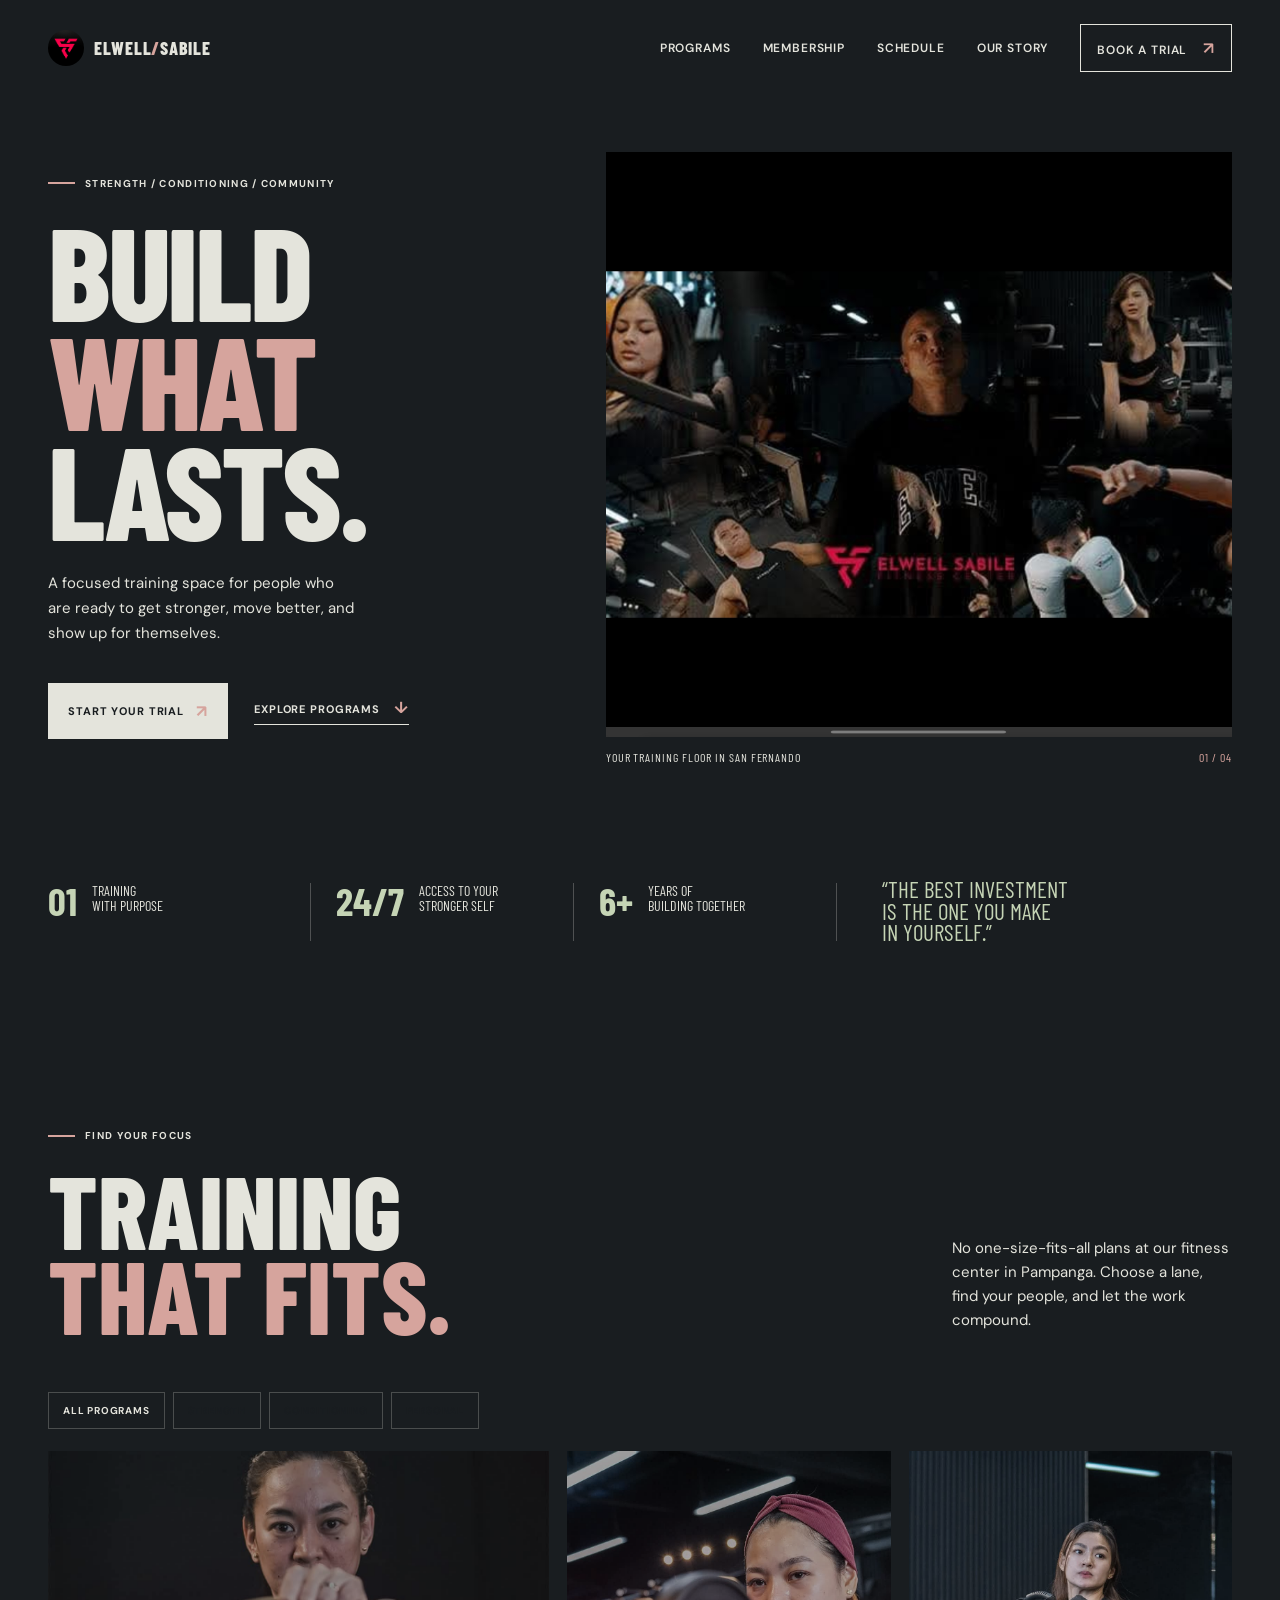
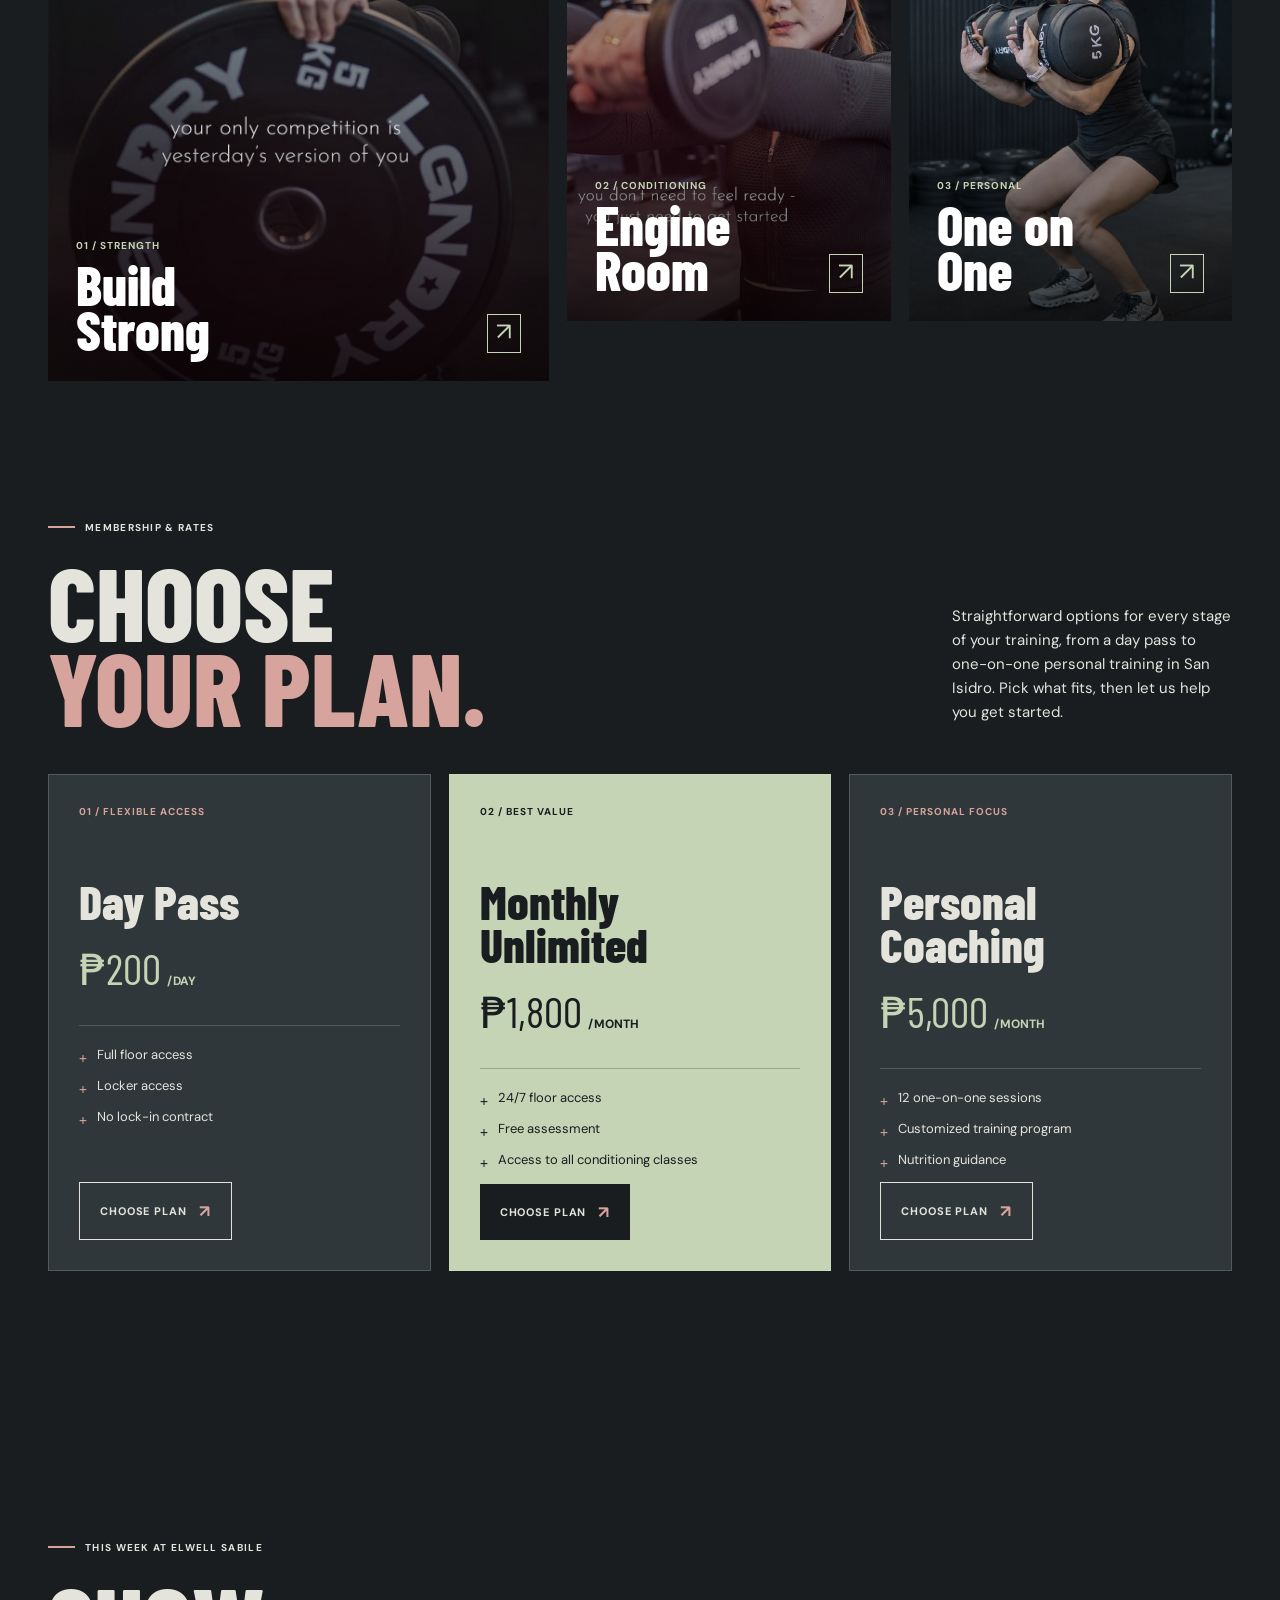
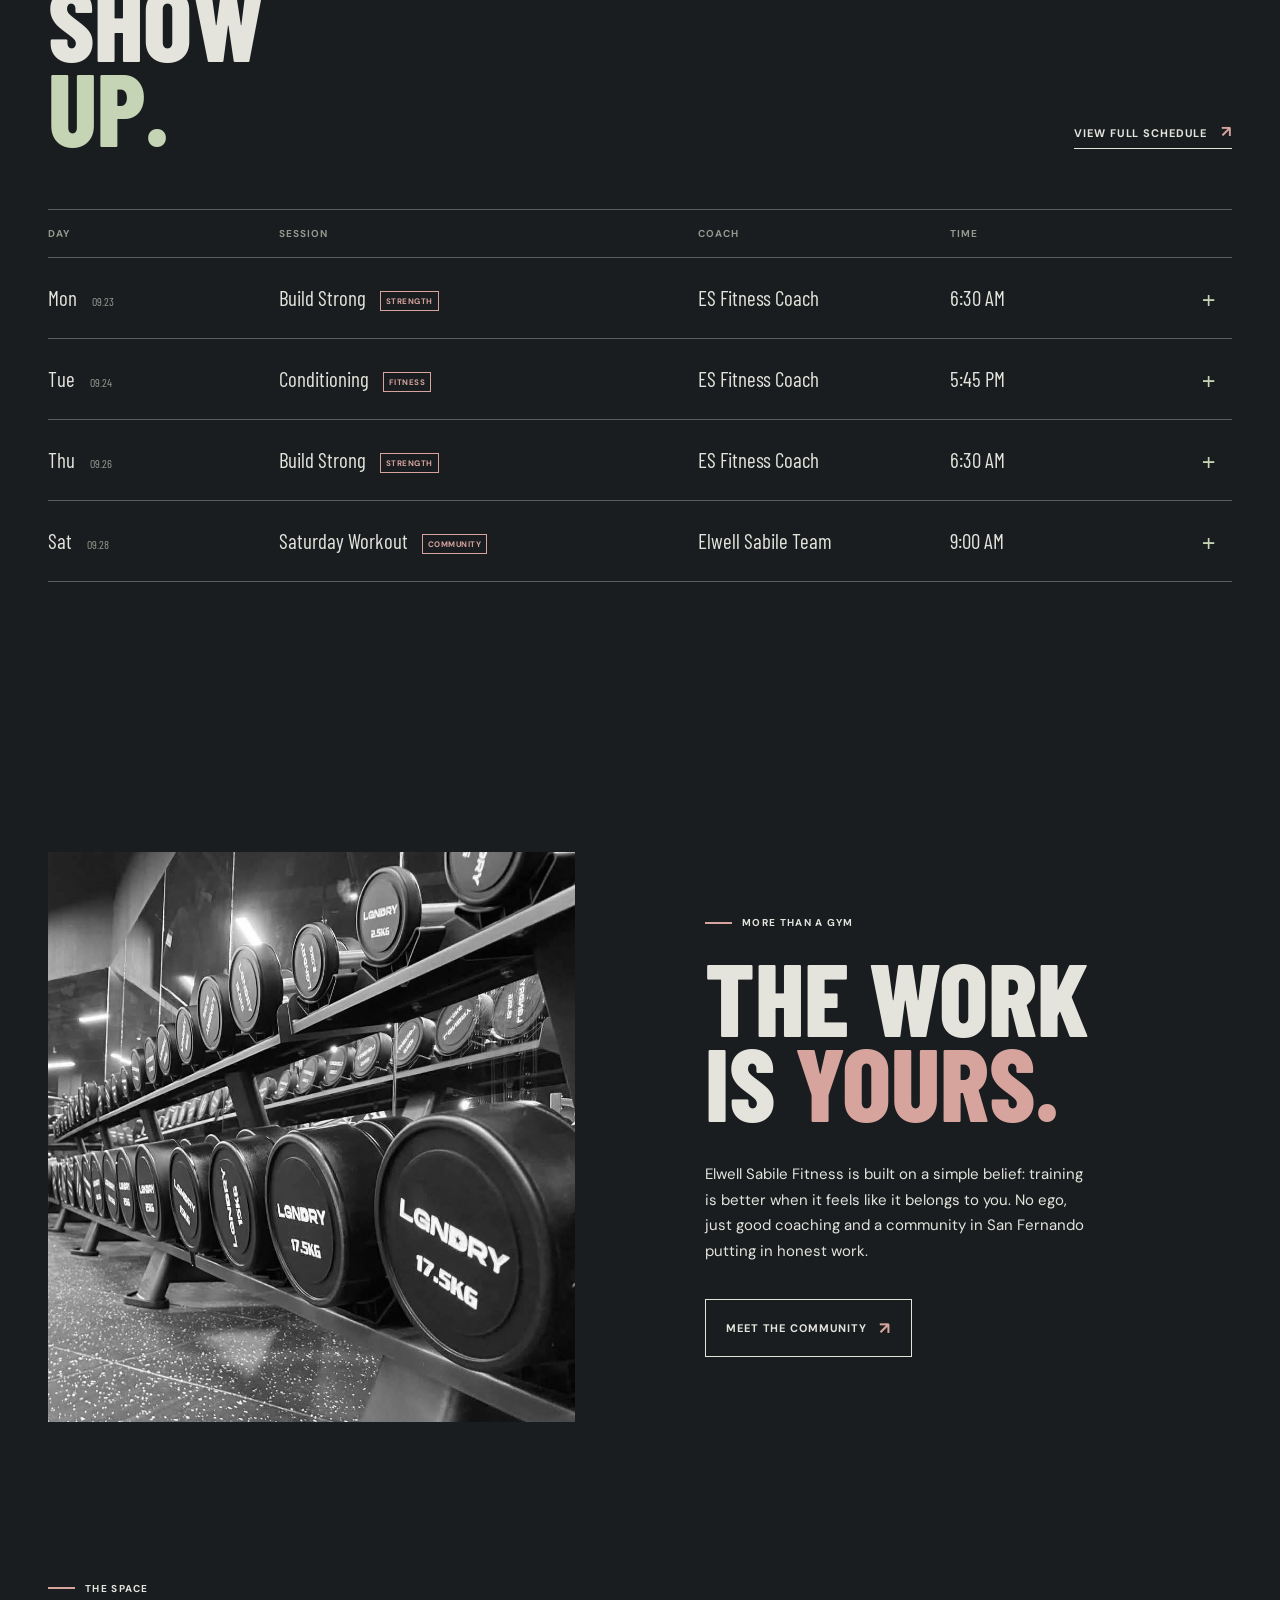
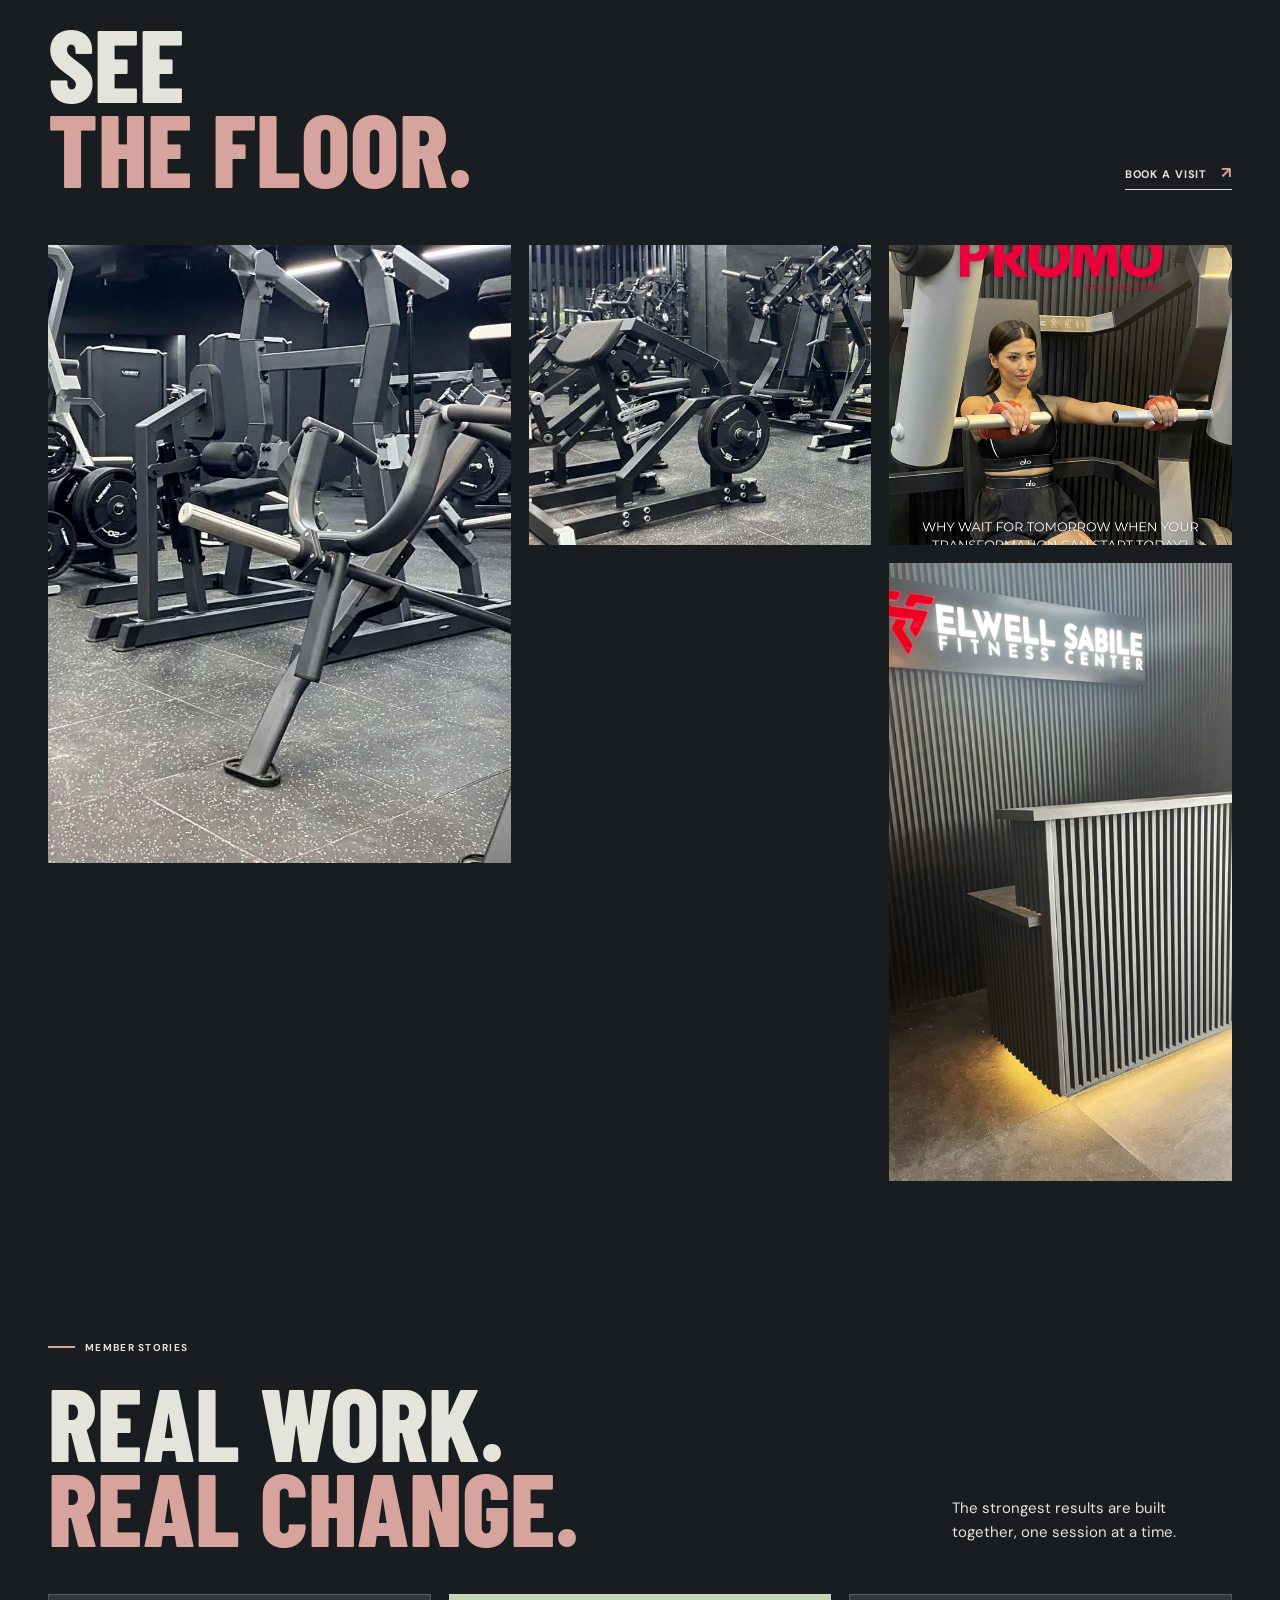
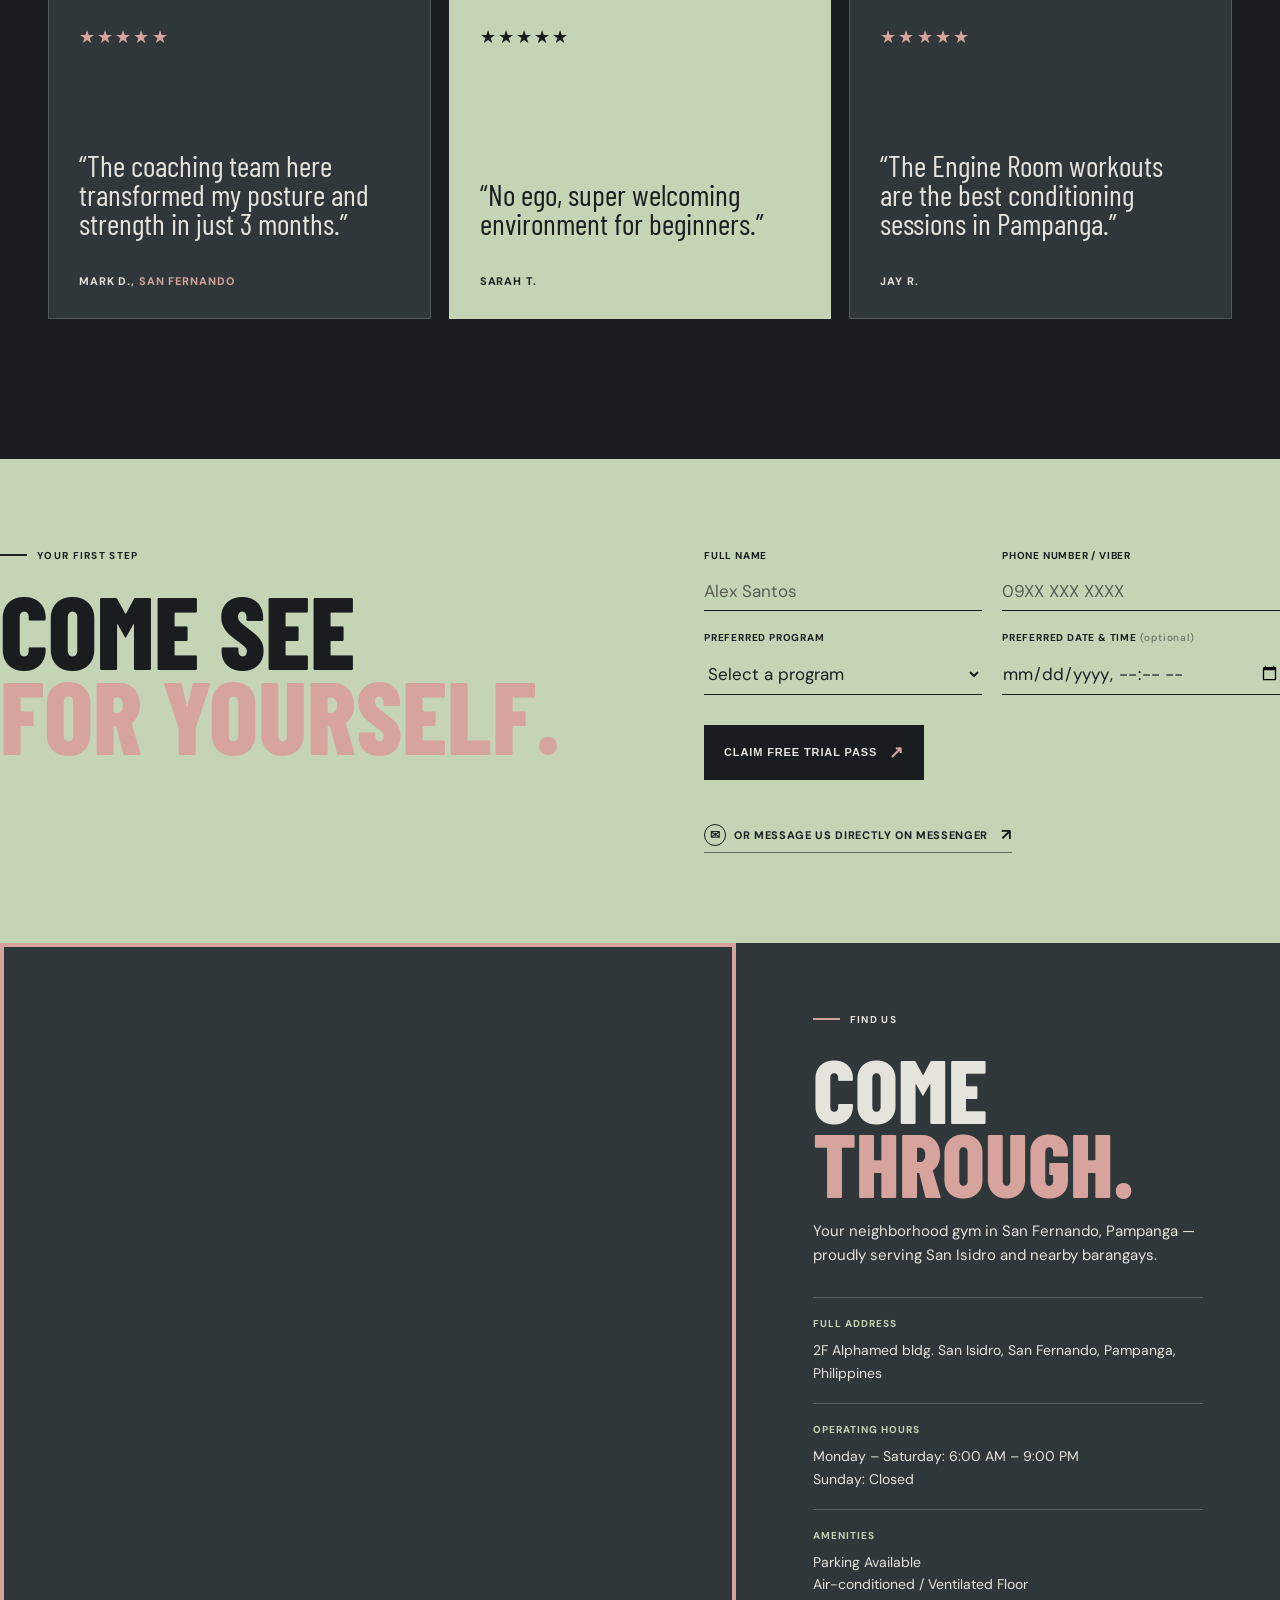
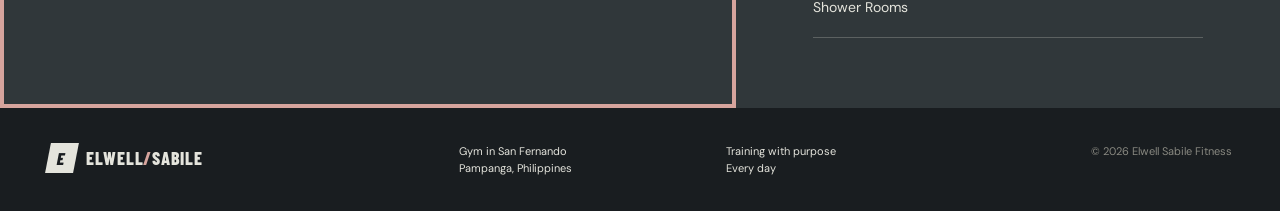
<file: index.html>
<!doctype html>
<html lang="en">
<head>
  <meta charset="UTF-8">
  <meta name="viewport" content="width=device-width, initial-scale=1.0">
  <meta name="description" content="Elwell Sabile Fitness is a gym in San Fernando, Pampanga offering personal training in San Isidro, strength &amp; conditioning coaching, and a free 1-day trial pass.">
  <title>Elwell Sabile Fitness | Gym in San Fernando, Pampanga</title>
  <meta property="og:type" content="website">
  <meta property="og:site_name" content="Elwell Sabile Fitness">
  <meta property="og:title" content="Elwell Sabile Fitness | Gym in San Fernando, Pampanga">
  <meta property="og:description" content="Boutique strength, conditioning, and personal training gym at 2F Alphamed Bldg., San Isidro, San Fernando, Pampanga. Claim your free 1-day trial pass.">
  <meta property="og:image" content="images/hero-banner.jpg">
  <meta property="og:locale" content="en_PH">
  <meta name="twitter:card" content="summary_large_image">
  <meta name="twitter:title" content="Elwell Sabile Fitness | Gym in San Fernando, Pampanga">
  <meta name="twitter:description" content="Strength, conditioning, and personal training in San Isidro, San Fernando, Pampanga. Claim your free 1-day trial pass.">
  <meta name="twitter:image" content="images/hero-banner.jpg">
  <link rel="preconnect" href="https://fonts.googleapis.com">
  <link rel="preconnect" href="https://fonts.gstatic.com" crossorigin>
  <link href="https://fonts.googleapis.com/css2?family=Barlow+Condensed:wght@500;600;700;800&family=DM+Sans:wght@400;500;600;700&display=swap" rel="stylesheet">
  <link rel="stylesheet" href="styles.css">
  <!-- TODO (owner confirmation needed): add <link rel="canonical"> and og:url once the production domain is confirmed. -->
  <script type="application/ld+json">
  {
    "@context": "https://schema.org",
    "@type": "ExerciseGym",
    "name": "Elwell Sabile Fitness",
    "description": "Boutique strength, conditioning, and personal training gym in San Fernando, Pampanga.",
    "image": "images/hero-banner.jpg",
    "address": {
      "@type": "PostalAddress",
      "streetAddress": "2F Alphamed Bldg., San Isidro",
      "addressLocality": "San Fernando",
      "addressRegion": "Pampanga",
      "addressCountry": "PH"
    },
    "openingHoursSpecification": [
      {
        "@type": "OpeningHoursSpecification",
        "dayOfWeek": ["Monday", "Tuesday", "Wednesday", "Thursday", "Friday", "Saturday"],
        "opens": "06:00",
        "closes": "21:00"
      }
    ],
    "priceRange": "\u20b1200 - \u20b15,000"
  }
  </script>
  <!-- TODO (owner confirmation needed): "geo" coordinates and "telephone" were omitted from the schema above because no verified values exist in the project yet. Add them once confirmed. -->
</head>
<body>
  <header class="site-header">
    <a class="logo" href="#top" aria-label="Elwell Sabile Fitness home">
      <img class="logo-image" src="images/logo.jpg" alt="Elwell Sabile Fitness logo">
      <span>ELWELL<span class="logo-accent">/</span>SABILE</span>
    </a>
    <button class="menu-toggle" type="button" aria-expanded="false" aria-controls="site-nav" aria-label="Open menu">
      <span></span><span></span>
    </button>
    <nav class="site-nav" id="site-nav" aria-label="Main navigation">
      <a href="#programs">Programs</a>
      <a href="#membership">Membership</a>
      <a href="#schedule">Schedule</a>
      <a href="#story">Our story</a>
      <a class="nav-cta" href="#trial">Book a trial <span>↗</span></a>
    </nav>
  </header>

  <main id="top">
    <section class="hero section-shell">
      <div class="hero-copy">
        <p class="eyebrow"><span class="eyebrow-line"></span> Strength / Conditioning / Community</p>
        <h1>BUILD<br><em>WHAT</em><br>LASTS.</h1>
        <p class="hero-text">A focused training space for people who are ready to get stronger, move better, and show up for themselves.</p>
        <div class="hero-actions">
          <a class="button button-dark" href="#trial">Start your trial <span>↗</span></a>
          <a class="text-link" href="#programs">Explore programs <span>↓</span></a>
        </div>
      </div>
      <div class="hero-visual">
        <div class="hero-image-wrap">
          <img src="images/hero-banner.jpg" alt="Athlete training with a barbell in a bright gym">
        </div>
        <p class="image-caption">Your training floor in San Fernando <span>01 / 04</span></p>
      </div>
    </section>

    <section class="proof-band" aria-label="Elwell Sabile Fitness highlights">
      <div class="section-shell proof-grid">
        <div><strong>01</strong><span>Training<br>with purpose</span></div>
        <div><strong>24/7</strong><span>Access to your<br>stronger self</span></div>
        <div><strong>6+</strong><span>Years of<br>building together</span></div>
        <p>“The best investment<br>is the one you make<br>in yourself.”</p>
      </div>
    </section>

    <section class="programs section-shell" id="programs">
      <div class="section-heading">
        <div><p class="eyebrow"><span class="eyebrow-line"></span> Find your focus</p><h2>TRAINING<br><em>THAT FITS.</em></h2></div>
        <p class="section-intro">No one-size-fits-all plans at our fitness center in Pampanga. Choose a lane, find your people, and let the work compound.</p>
      </div>
      <div class="program-filter" role="tablist" aria-label="Filter programs">
        <button class="filter-button active" type="button" role="tab" aria-selected="true" data-filter="all">All programs</button>
        <button class="filter-button" type="button" role="tab" aria-selected="false" data-filter="strength">Strength</button>
        <button class="filter-button" type="button" role="tab" aria-selected="false" data-filter="conditioning">Conditioning</button>
        <button class="filter-button" type="button" role="tab" aria-selected="false" data-filter="personal">Personal</button>
      </div>
      <div class="program-grid">
        <article class="program-card program-large" data-category="strength">
          <img src="images/Model1.jpg" alt="Athlete lifting weights in a dark training space">
          <div class="program-overlay"><p>01 / Strength</p><h3>Build<br>Strong</h3><a href="#trial" aria-label="Learn about Build Strong">↗</a></div>
        </article>
        <article class="program-card" data-category="conditioning">
          <img src="images/Model2.jpg" alt="Athlete doing a kettlebell workout">
          <div class="program-overlay"><p>02 / Conditioning</p><h3>Engine<br>Room</h3><a href="#trial" aria-label="Learn about Engine Room">↗</a></div>
        </article>
        <article class="program-card" data-category="personal">
          <img src="images/Model3.jpg" alt="Personal trainer coaching an athlete">
          <div class="program-overlay"><p>03 / Personal</p><h3>One on<br>One</h3><a href="#trial" aria-label="Learn about one on one coaching">↗</a></div>
        </article>
      </div>
    </section>

    <section class="membership section-shell" id="membership">
      <div class="section-heading membership-heading">
        <div><p class="eyebrow"><span class="eyebrow-line"></span> Membership &amp; rates</p><h2>CHOOSE<br><em>YOUR PLAN.</em></h2></div>
        <p class="section-intro">Straightforward options for every stage of your training, from a day pass to one-on-one personal training in San Isidro. Pick what fits, then let us help you get started.</p>
      </div>
      <div class="membership-grid">
        <article class="membership-card">
          <p class="membership-number">01 / Flexible access</p>
          <h3>Day Pass</h3>
          <p class="membership-price">₱200<span>/day</span></p>
          <ul>
            <li>Full floor access</li>
            <li>Locker access</li>
            <li>No lock-in contract</li>
          </ul>
          <a class="button button-outline choose-plan" href="#trial" data-plan="Day Pass">Choose Plan <span>↗</span></a>
        </article>
        <article class="membership-card membership-featured">
          <p class="membership-number">02 / Best value</p>
          <h3>Monthly Unlimited</h3>
          <p class="membership-price">₱1,800<span>/month</span></p>
          <ul>
            <li>24/7 floor access</li>
            <li>Free assessment</li>
            <li>Access to all conditioning classes</li>
          </ul>
          <a class="button button-light choose-plan" href="#trial" data-plan="Monthly Unlimited">Choose Plan <span>↗</span></a>
        </article>
        <article class="membership-card">
          <p class="membership-number">03 / Personal focus</p>
          <h3>Personal Coaching</h3>
          <p class="membership-price">₱5,000<span>/month</span></p>
          <ul>
            <li>12 one-on-one sessions</li>
            <li>Customized training program</li>
            <li>Nutrition guidance</li>
          </ul>
          <a class="button button-outline choose-plan" href="#trial" data-plan="Personal Coaching">Choose Plan <span>↗</span></a>
        </article>
      </div>
    </section>

    <section class="schedule section-shell" id="schedule">
      <div class="section-heading schedule-heading"><div><p class="eyebrow"><span class="eyebrow-line"></span> This week at Elwell Sabile</p><h2>SHOW<br><em>UP.</em></h2></div><a class="text-link" href="#trial">View full schedule <span>↗</span></a></div>
      <div class="schedule-table">
        <div class="schedule-row schedule-labels"><span>Day</span><span>Session</span><span>Coach</span><span>Time</span><span></span></div>
        <div class="schedule-row"><span>Mon <small>09.23</small></span><span>Build Strong <b>STRENGTH</b></span><span>ES Fitness Coach</span><span>6:30 AM</span><a href="#trial" aria-label="Book Monday Build Strong">+</a></div>
        <div class="schedule-row"><span>Tue <small>09.24</small></span><span>Conditioning <b>FITNESS</b></span><span>ES Fitness Coach</span><span>5:45 PM</span><a href="#trial" aria-label="Book Tuesday Conditioning">+</a></div>
        <div class="schedule-row"><span>Thu <small>09.26</small></span><span>Build Strong <b>STRENGTH</b></span><span>ES Fitness Coach</span><span>6:30 AM</span><a href="#trial" aria-label="Book Thursday Build Strong">+</a></div>
        <div class="schedule-row"><span>Sat <small>09.28</small></span><span>Saturday Workout <b>COMMUNITY</b></span><span>Elwell Sabile Team</span><span>9:00 AM</span><a href="#trial" aria-label="Book Saturday Workout">+</a></div>
      </div>
    </section>

    <section class="story section-shell" id="story">
      <div class="story-image"><img src="images/equipment.jpg" alt="Weights arranged on a gym floor"></div>
      <div class="story-copy"><p class="eyebrow"><span class="eyebrow-line"></span> More than a gym</p><h2>THE WORK<br>IS <em>YOURS.</em></h2><p>Elwell Sabile Fitness is built on a simple belief: training is better when it feels like it belongs to you. No ego, just good coaching and a community in San Fernando putting in honest work.</p><a class="button button-outline" href="#trial">Meet the community <span>↗</span></a></div>
    </section>

    <section class="gallery section-shell" id="gallery">
      <div class="section-heading">
        <div><p class="eyebrow"><span class="eyebrow-line"></span> The space</p><h2>SEE<br><em>THE FLOOR.</em></h2></div>
        <a class="text-link" href="#trial">Book a visit <span>↗</span></a>
      </div>
      <div class="gallery-grid">
        <figure class="gallery-card gallery-wide">
          <img src="images/equipment2.jpg" alt="Gym floor with equipment and training setup">
        </figure>
        <figure class="gallery-card">
          <img src="images/equipment3.jpg" alt="Close-up of resistance training equipment">
        </figure>
        <figure class="gallery-card">
          <img src="images/model4.jpg" alt="Athlete posing in the gym after training">
        </figure>
        <figure class="gallery-card gallery-tall">
          <img src="images/FrontDesk.jpg" alt="Front desk area at the gym">
        </figure>
      </div>
    </section>

    <section class="stories section-shell" id="stories">
      <div class="section-heading stories-heading">
        <div><p class="eyebrow"><span class="eyebrow-line"></span> Member stories</p><h2>REAL WORK.<br><em>REAL CHANGE.</em></h2></div>
        <p class="section-intro">The strongest results are built together, one session at a time.</p>
      </div>
      <div class="stories-grid">
        <article class="story-card">
          <p class="story-rating" aria-label="5 out of 5 stars">★★★★★</p>
          <blockquote>“The coaching team here transformed my posture and strength in just 3 months.”</blockquote>
          <p class="story-author">Mark D., <span>San Fernando</span></p>
        </article>
        <article class="story-card story-card-featured">
          <p class="story-rating" aria-label="5 out of 5 stars">★★★★★</p>
          <blockquote>“No ego, super welcoming environment for beginners.”</blockquote>
          <p class="story-author">Sarah T.</p>
        </article>
        <article class="story-card">
          <p class="story-rating" aria-label="5 out of 5 stars">★★★★★</p>
          <blockquote>“The Engine Room workouts are the best conditioning sessions in Pampanga.”</blockquote>
          <p class="story-author">Jay R.</p>
        </article>
      </div>
    </section>

    <section class="trial section-shell" id="trial">
      <div><p class="eyebrow"><span class="eyebrow-line"></span> Your first step</p><h2>COME SEE<br><em>FOR YOURSELF.</em></h2></div>
      <form class="trial-form" id="trial-form" action="https://api.web3forms.com/submit" method="POST" data-web3forms="true">
        <input type="hidden" name="access_key" value="YOUR_WEB3FORMS_ACCESS_KEY">
        <input type="hidden" name="subject" value="New Free Trial Pass Request - Elwell Sabile Fitness">
        <input type="hidden" name="from_name" value="Elwell Sabile Fitness Website">
        <input type="checkbox" name="botcheck" class="visually-hidden" tabindex="-1" autocomplete="off">
        <label>Full Name<input type="text" name="name" placeholder="Alex Santos" autocomplete="name" required></label>
        <label>Phone Number / Viber<input type="tel" name="phone" placeholder="09XX XXX XXXX" autocomplete="tel" required></label>
        <label>Preferred Program<select name="program" required><option value="" disabled selected>Select a program</option><option>Build Strong</option><option>Engine Room</option><option>One on One</option></select></label>
        <label>Preferred Date &amp; Time <span class="label-optional">(optional)</span><input type="datetime-local" name="preferred-time"></label>
        <button class="button button-light" type="submit">Claim Free Trial Pass <span>↗</span></button>
        <p class="form-message" role="status" aria-live="polite"></p>
        <a class="messenger-link" href="https://www.facebook.com/share/1PPrF4Tvsj/" target="_blank" rel="noopener noreferrer"><span class="messenger-icon" aria-hidden="true">✉</span> Or message us directly on Messenger <span>↗</span></a>
      </form>
    </section>
  </main>

  <section class="location section-shell" id="location">
    <div class="location-map">
      <iframe src="https://www.google.com/maps?q=2F+Alphamed+Bldg,+San+Isidro,+San+Fernando,+Pampanga,+Philippines&amp;output=embed&amp;z=17" title="Map showing Elwell Sabile Fitness at 2F Alphamed Building, San Isidro, San Fernando, Pampanga" loading="lazy" allowfullscreen></iframe>
    </div>
    <div class="location-details">
      <p class="eyebrow"><span class="eyebrow-line"></span> Find us</p>
      <h2>COME<br><em>THROUGH.</em></h2>
      <p class="location-tagline">Your neighborhood gym in San Fernando, Pampanga &mdash; proudly serving San Isidro and nearby barangays.</p>
      <div class="location-list">
        <div><strong>Full address</strong><p>2F Alphamed bldg. San Isidro, San Fernando, Pampanga, Philippines</p></div>
        <div><strong>Operating hours</strong><p>Monday – Saturday: 6:00 AM – 9:00 PM<br>Sunday: Closed</p></div>
        <div><strong>Amenities</strong><p>Parking Available<br>Air-conditioned / Ventilated Floor<br>Shower Rooms</p></div>
      </div>
    </div>
  </section>

  <footer class="site-footer section-shell"><a class="logo" href="#top"><span class="logo-mark">E</span><span>ELWELL<span class="logo-accent">/</span>SABILE</span></a><p>Gym in San Fernando<br>Pampanga, Philippines</p><p>Training with purpose<br>Every day</p><p class="footer-end">© 2026 Elwell Sabile Fitness</p></footer>

  <!-- Mobile sticky CTA bar (below 768px). Call/Viber button requires the owner's confirmed phone number before it can be added. -->
  <div class="mobile-cta-bar" role="region" aria-label="Quick contact actions">
    <a class="mobile-cta-btn mobile-cta-secondary" href="https://www.facebook.com/share/1PPrF4Tvsj/" target="_blank" rel="noopener noreferrer">✉ Message Us</a>
    <a class="mobile-cta-btn mobile-cta-primary" href="#trial">Claim Free Pass</a>
  </div>

  <script src="script.js"></script>
</body>
</html>
</file>
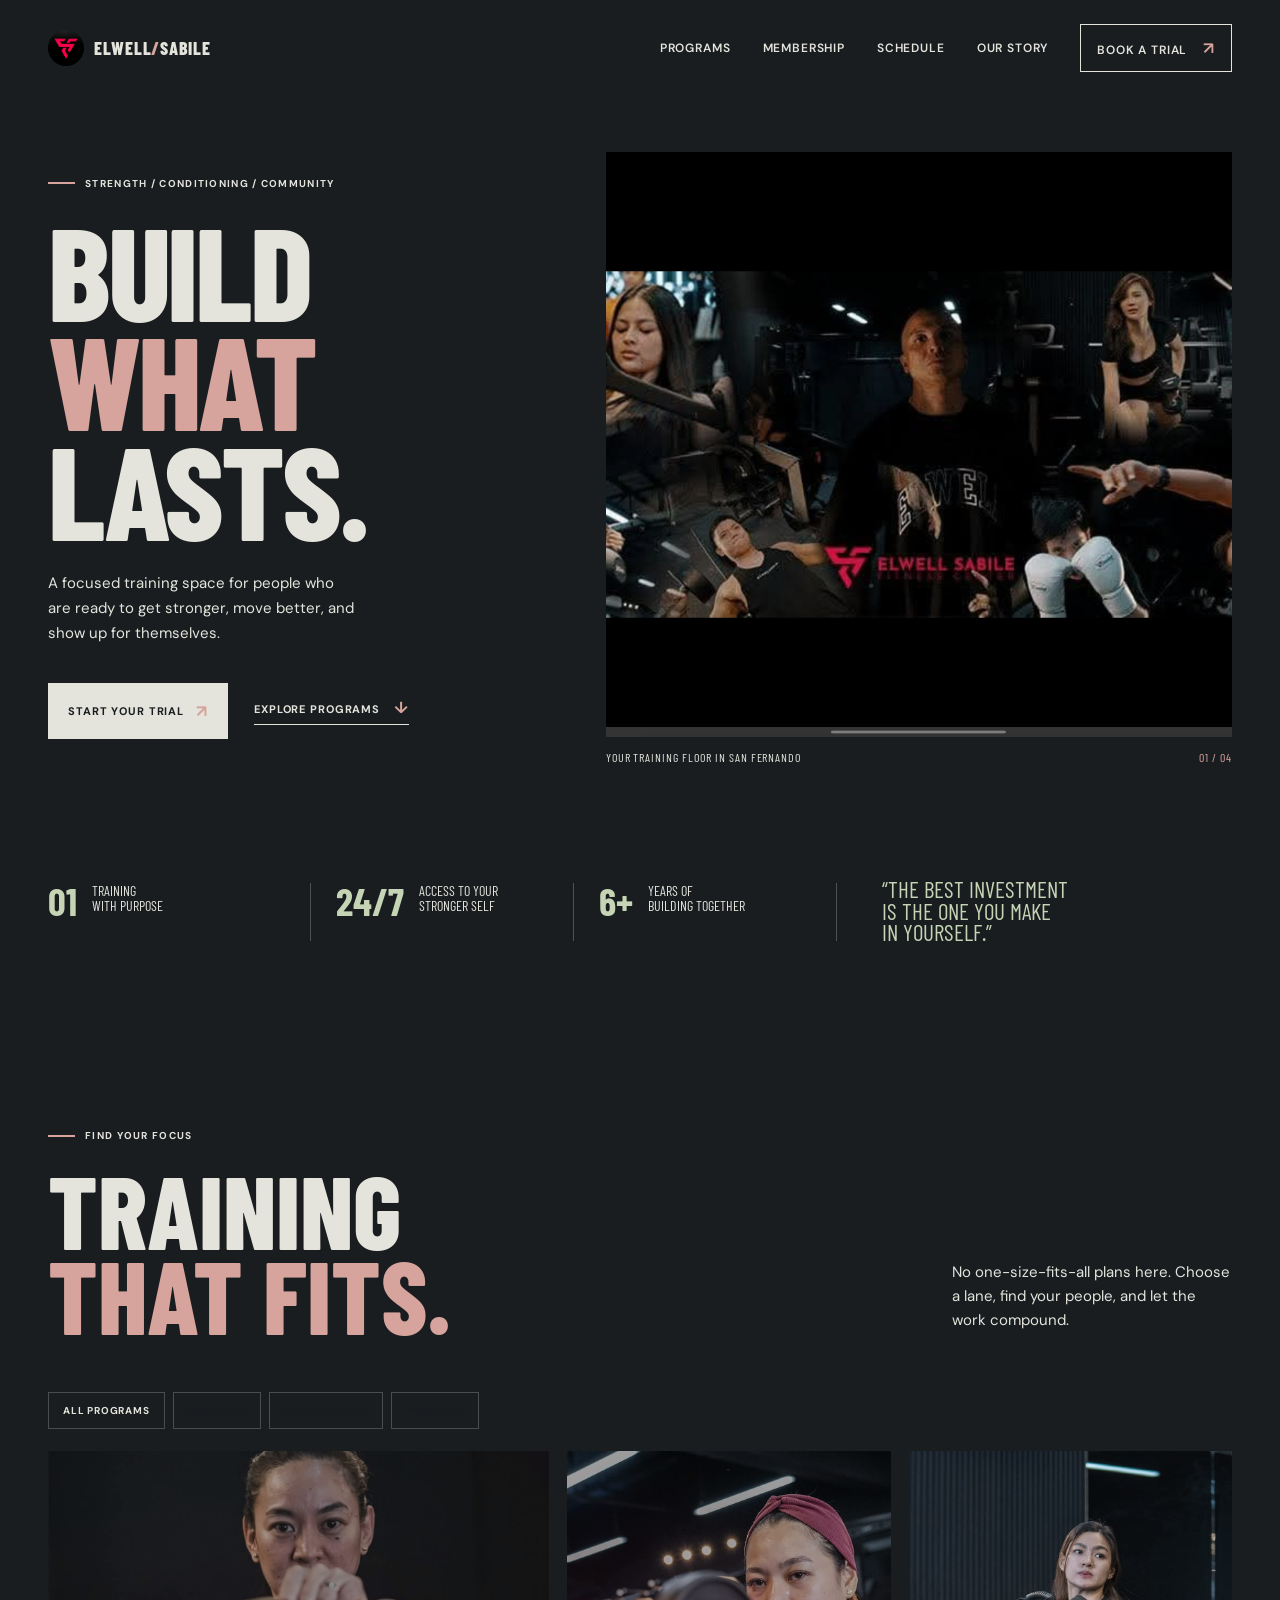
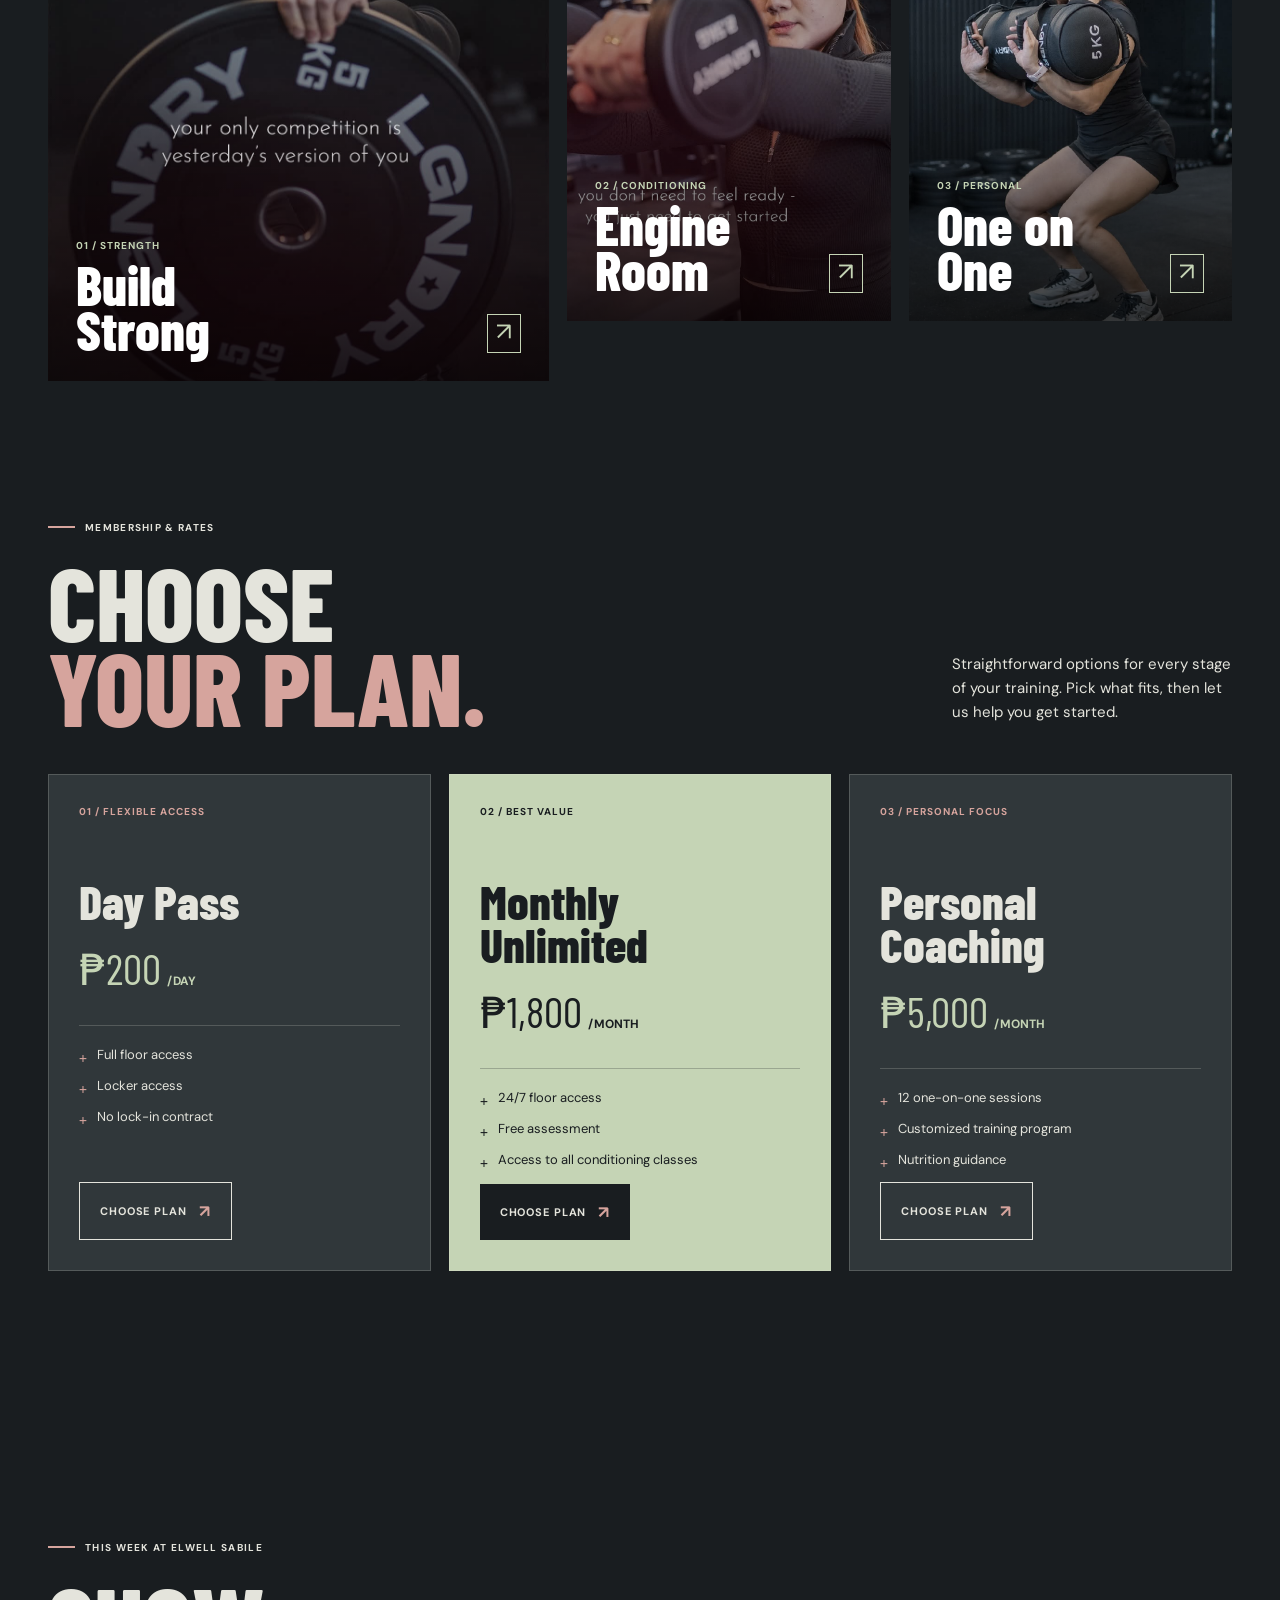
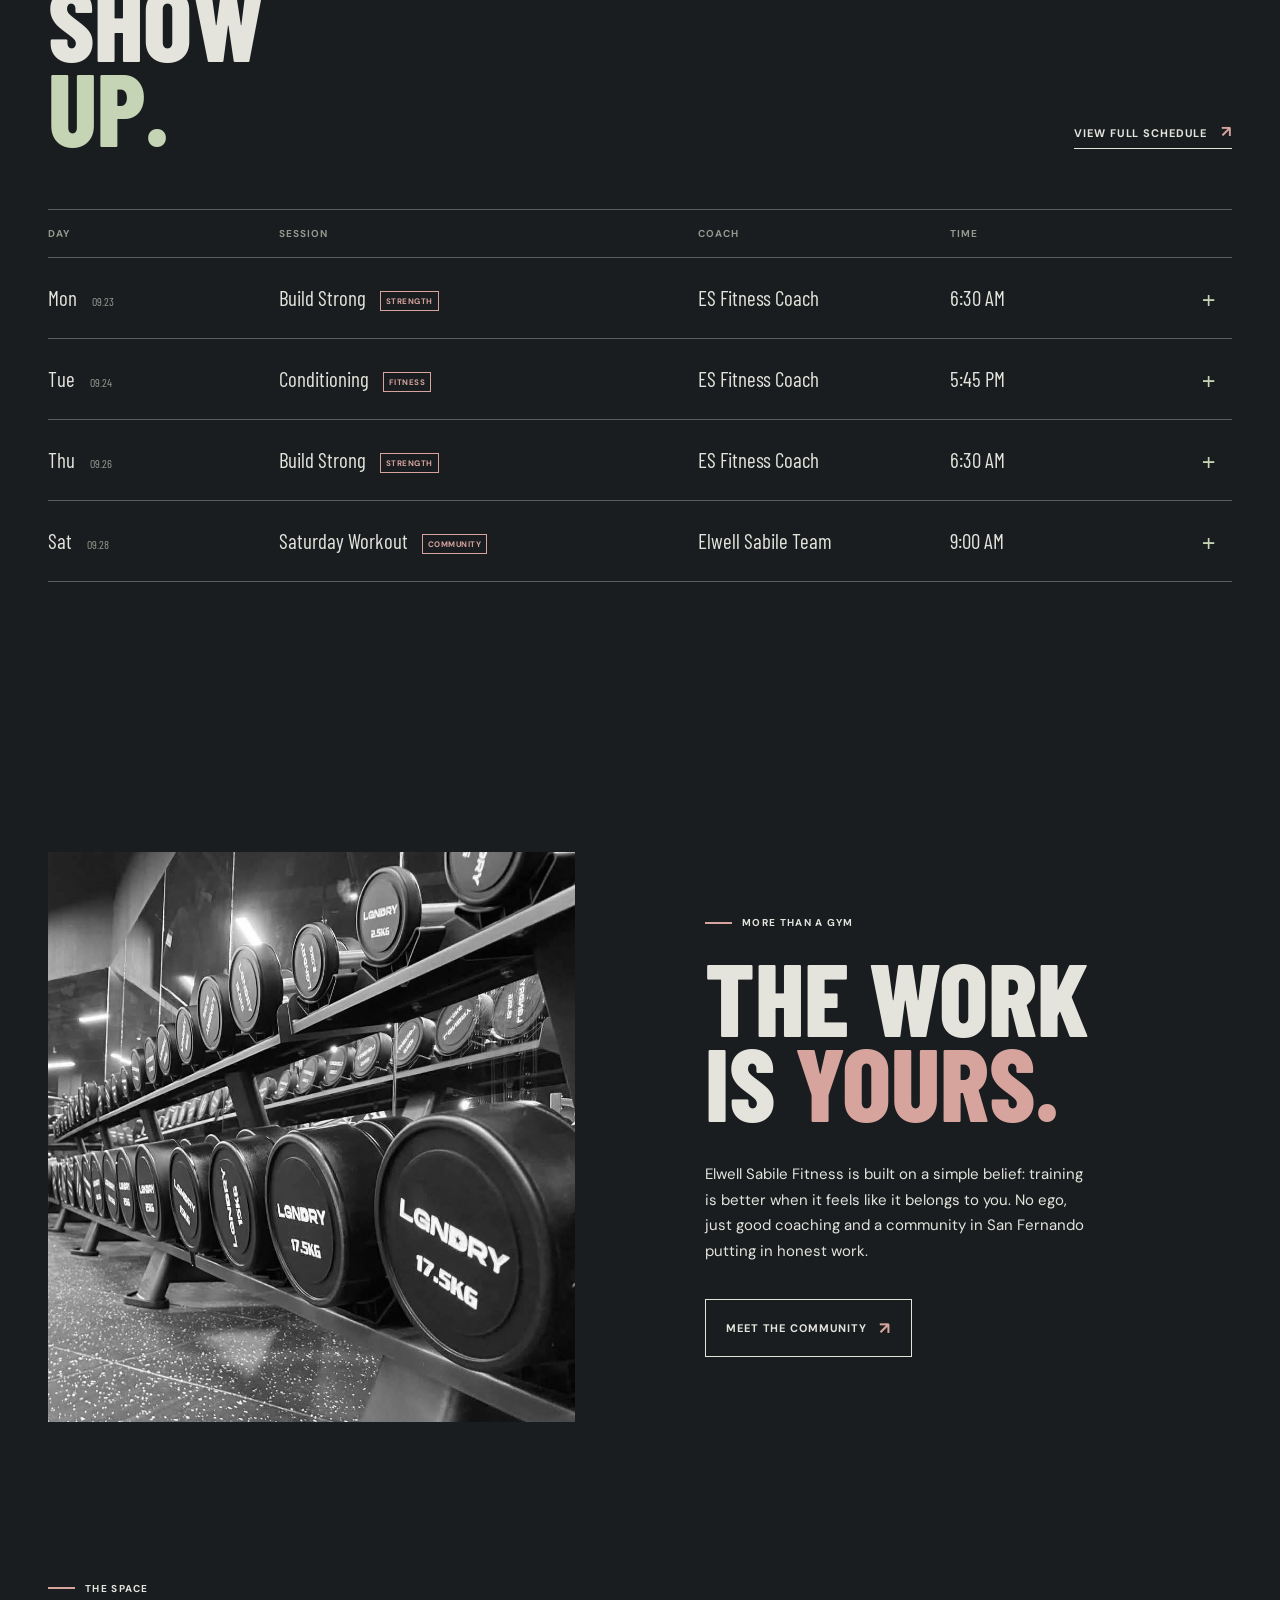
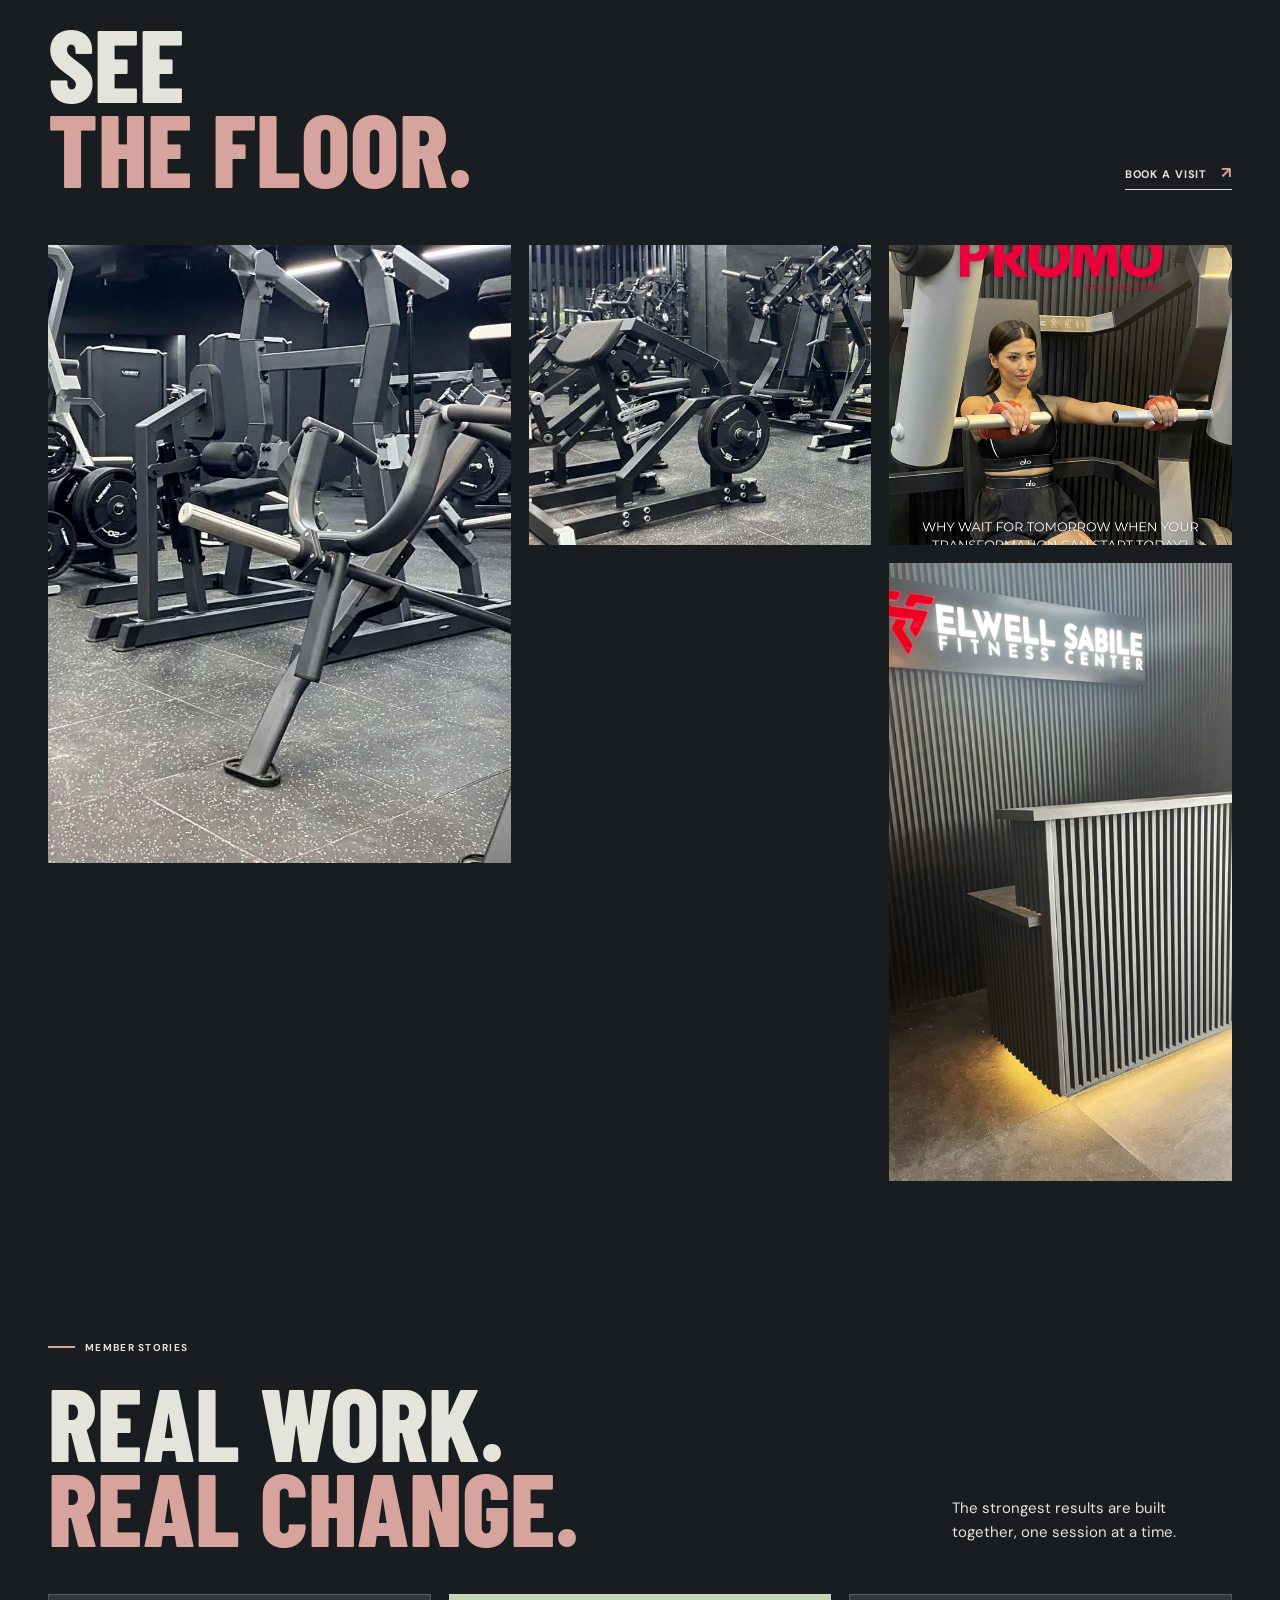
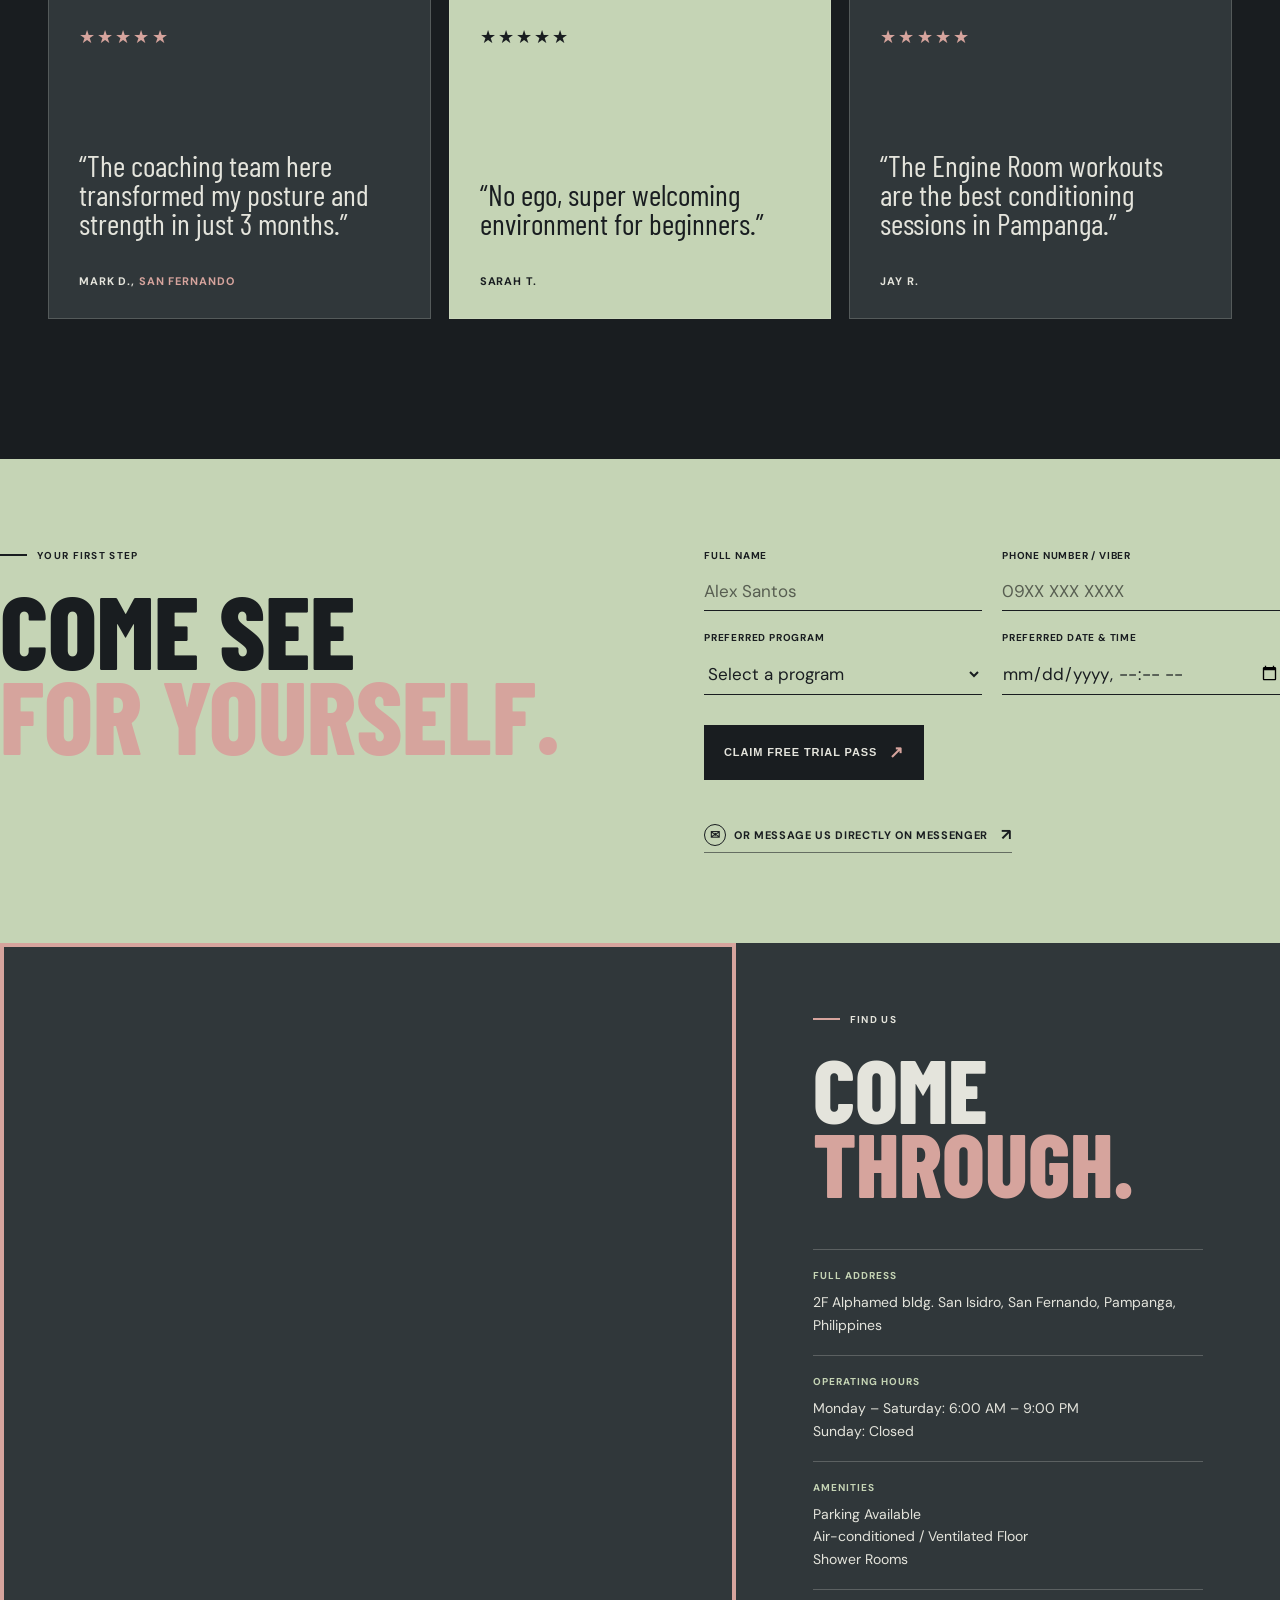
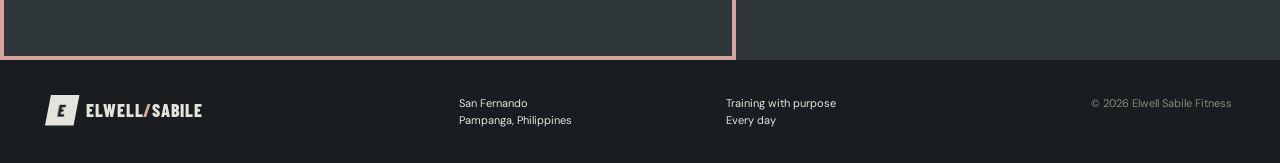
<file: code/index.html>
<!doctype html>
<html lang="en">
<head>
  <meta charset="UTF-8">
  <meta name="viewport" content="width=device-width, initial-scale=1.0">
  <meta name="description" content="Elwell Sabile Fitness is a fitness gym in San Fernando, Pampanga for people who want to train with purpose.">
  <title>Elwell Sabile Fitness | Train With Purpose</title>
  <link rel="preconnect" href="https://fonts.googleapis.com">
  <link rel="preconnect" href="https://fonts.gstatic.com" crossorigin>
  <link href="https://fonts.googleapis.com/css2?family=Barlow+Condensed:wght@500;600;700;800&family=DM+Sans:wght@400;500;600;700&display=swap" rel="stylesheet">
  <link rel="stylesheet" href="styles.css">
</head>
<body>
  <header class="site-header">
    <a class="logo" href="#top" aria-label="Elwell Sabile Fitness home">
      <img class="logo-image" src="images/logo.jpg" alt="Elwell Sabile Fitness logo">
      <span>ELWELL<span class="logo-accent">/</span>SABILE</span>
    </a>
    <button class="menu-toggle" type="button" aria-expanded="false" aria-controls="site-nav" aria-label="Open menu">
      <span></span><span></span>
    </button>
    <nav class="site-nav" id="site-nav" aria-label="Main navigation">
      <a href="#programs">Programs</a>
      <a href="#membership">Membership</a>
      <a href="#schedule">Schedule</a>
      <a href="#story">Our story</a>
      <a class="nav-cta" href="#trial">Book a trial <span>↗</span></a>
    </nav>
  </header>

  <main id="top">
    <section class="hero section-shell">
      <div class="hero-copy">
        <p class="eyebrow"><span class="eyebrow-line"></span> Strength / Conditioning / Community</p>
        <h1>BUILD<br><em>WHAT</em><br>LASTS.</h1>
        <p class="hero-text">A focused training space for people who are ready to get stronger, move better, and show up for themselves.</p>
        <div class="hero-actions">
          <a class="button button-dark" href="#trial">Start your trial <span>↗</span></a>
          <a class="text-link" href="#programs">Explore programs <span>↓</span></a>
        </div>
      </div>
      <div class="hero-visual">
        <div class="hero-image-wrap">
          <img src="images/hero-banner.jpg" alt="Athlete training with a barbell in a bright gym">
        </div>
        <p class="image-caption">Your training floor in San Fernando <span>01 / 04</span></p>
      </div>
    </section>

    <section class="proof-band" aria-label="Elwell Sabile Fitness highlights">
      <div class="section-shell proof-grid">
        <div><strong>01</strong><span>Training<br>with purpose</span></div>
        <div><strong>24/7</strong><span>Access to your<br>stronger self</span></div>
        <div><strong>6+</strong><span>Years of<br>building together</span></div>
        <p>“The best investment<br>is the one you make<br>in yourself.”</p>
      </div>
    </section>

    <section class="programs section-shell" id="programs">
      <div class="section-heading">
        <div><p class="eyebrow"><span class="eyebrow-line"></span> Find your focus</p><h2>TRAINING<br><em>THAT FITS.</em></h2></div>
        <p class="section-intro">No one-size-fits-all plans here. Choose a lane, find your people, and let the work compound.</p>
      </div>
      <div class="program-filter" role="tablist" aria-label="Filter programs">
        <button class="filter-button active" type="button" data-filter="all">All programs</button>
        <button class="filter-button" type="button" data-filter="strength">Strength</button>
        <button class="filter-button" type="button" data-filter="conditioning">Conditioning</button>
        <button class="filter-button" type="button" data-filter="personal">Personal</button>
      </div>
      <div class="program-grid">
        <article class="program-card program-large" data-category="strength">
          <img src="images/Model1.jpg" alt="Athlete lifting weights in a dark training space">
          <div class="program-overlay"><p>01 / Strength</p><h3>Build<br>Strong</h3><a href="#trial" aria-label="Learn about Build Strong">↗</a></div>
        </article>
        <article class="program-card" data-category="conditioning">
          <img src="images/Model2.jpg" alt="Athlete doing a kettlebell workout">
          <div class="program-overlay"><p>02 / Conditioning</p><h3>Engine<br>Room</h3><a href="#trial" aria-label="Learn about Engine Room">↗</a></div>
        </article>
        <article class="program-card" data-category="personal">
          <img src="images/Model3.jpg" alt="Personal trainer coaching an athlete">
          <div class="program-overlay"><p>03 / Personal</p><h3>One on<br>One</h3><a href="#trial" aria-label="Learn about one on one coaching">↗</a></div>
        </article>
      </div>
    </section>

    <section class="membership section-shell" id="membership">
      <div class="section-heading membership-heading">
        <div><p class="eyebrow"><span class="eyebrow-line"></span> Membership &amp; rates</p><h2>CHOOSE<br><em>YOUR PLAN.</em></h2></div>
        <p class="section-intro">Straightforward options for every stage of your training. Pick what fits, then let us help you get started.</p>
      </div>
      <div class="membership-grid">
        <article class="membership-card">
          <p class="membership-number">01 / Flexible access</p>
          <h3>Day Pass</h3>
          <p class="membership-price">₱200<span>/day</span></p>
          <ul>
            <li>Full floor access</li>
            <li>Locker access</li>
            <li>No lock-in contract</li>
          </ul>
          <a class="button button-outline choose-plan" href="#trial" data-plan="Day Pass">Choose Plan <span>↗</span></a>
        </article>
        <article class="membership-card membership-featured">
          <p class="membership-number">02 / Best value</p>
          <h3>Monthly Unlimited</h3>
          <p class="membership-price">₱1,800<span>/month</span></p>
          <ul>
            <li>24/7 floor access</li>
            <li>Free assessment</li>
            <li>Access to all conditioning classes</li>
          </ul>
          <a class="button button-light choose-plan" href="#trial" data-plan="Monthly Unlimited">Choose Plan <span>↗</span></a>
        </article>
        <article class="membership-card">
          <p class="membership-number">03 / Personal focus</p>
          <h3>Personal Coaching</h3>
          <p class="membership-price">₱5,000<span>/month</span></p>
          <ul>
            <li>12 one-on-one sessions</li>
            <li>Customized training program</li>
            <li>Nutrition guidance</li>
          </ul>
          <a class="button button-outline choose-plan" href="#trial" data-plan="Personal Coaching">Choose Plan <span>↗</span></a>
        </article>
      </div>
    </section>

    <section class="schedule section-shell" id="schedule">
      <div class="section-heading schedule-heading"><div><p class="eyebrow"><span class="eyebrow-line"></span> This week at Elwell Sabile</p><h2>SHOW<br><em>UP.</em></h2></div><a class="text-link" href="#trial">View full schedule <span>↗</span></a></div>
      <div class="schedule-table">
        <div class="schedule-row schedule-labels"><span>Day</span><span>Session</span><span>Coach</span><span>Time</span><span></span></div>
        <div class="schedule-row"><span>Mon <small>09.23</small></span><span>Build Strong <b>STRENGTH</b></span><span>ES Fitness Coach</span><span>6:30 AM</span><a href="#trial" aria-label="Book Monday Build Strong">+</a></div>
        <div class="schedule-row"><span>Tue <small>09.24</small></span><span>Conditioning <b>FITNESS</b></span><span>ES Fitness Coach</span><span>5:45 PM</span><a href="#trial" aria-label="Book Tuesday Conditioning">+</a></div>
        <div class="schedule-row"><span>Thu <small>09.26</small></span><span>Build Strong <b>STRENGTH</b></span><span>ES Fitness Coach</span><span>6:30 AM</span><a href="#trial" aria-label="Book Thursday Build Strong">+</a></div>
        <div class="schedule-row"><span>Sat <small>09.28</small></span><span>Saturday Workout <b>COMMUNITY</b></span><span>Elwell Sabile Team</span><span>9:00 AM</span><a href="#trial" aria-label="Book Saturday Workout">+</a></div>
      </div>
    </section>

    <section class="story section-shell" id="story">
      <div class="story-image"><img src="images/equipment.jpg" alt="Weights arranged on a gym floor"></div>
      <div class="story-copy"><p class="eyebrow"><span class="eyebrow-line"></span> More than a gym</p><h2>THE WORK<br>IS <em>YOURS.</em></h2><p>Elwell Sabile Fitness is built on a simple belief: training is better when it feels like it belongs to you. No ego, just good coaching and a community in San Fernando putting in honest work.</p><a class="button button-outline" href="#trial">Meet the community <span>↗</span></a></div>
    </section>

    <section class="gallery section-shell" id="gallery">
      <div class="section-heading">
        <div><p class="eyebrow"><span class="eyebrow-line"></span> The space</p><h2>SEE<br><em>THE FLOOR.</em></h2></div>
        <a class="text-link" href="#trial">Book a visit <span>↗</span></a>
      </div>
      <div class="gallery-grid">
        <figure class="gallery-card gallery-wide">
          <img src="images/equipment2.jpg" alt="Gym floor with equipment and training setup">
        </figure>
        <figure class="gallery-card">
          <img src="images/equipment3.jpg" alt="Close-up of resistance training equipment">
        </figure>
        <figure class="gallery-card">
          <img src="images/model4.jpg" alt="Athlete posing in the gym after training">
        </figure>
        <figure class="gallery-card gallery-tall">
          <img src="images/FrontDesk.jpg" alt="Front desk area at the gym">
        </figure>
      </div>
    </section>

    <section class="stories section-shell" id="stories">
      <div class="section-heading stories-heading">
        <div><p class="eyebrow"><span class="eyebrow-line"></span> Member stories</p><h2>REAL WORK.<br><em>REAL CHANGE.</em></h2></div>
        <p class="section-intro">The strongest results are built together, one session at a time.</p>
      </div>
      <div class="stories-grid">
        <article class="story-card">
          <p class="story-rating" aria-label="5 out of 5 stars">★★★★★</p>
          <blockquote>“The coaching team here transformed my posture and strength in just 3 months.”</blockquote>
          <p class="story-author">Mark D., <span>San Fernando</span></p>
        </article>
        <article class="story-card story-card-featured">
          <p class="story-rating" aria-label="5 out of 5 stars">★★★★★</p>
          <blockquote>“No ego, super welcoming environment for beginners.”</blockquote>
          <p class="story-author">Sarah T.</p>
        </article>
        <article class="story-card">
          <p class="story-rating" aria-label="5 out of 5 stars">★★★★★</p>
          <blockquote>“The Engine Room workouts are the best conditioning sessions in Pampanga.”</blockquote>
          <p class="story-author">Jay R.</p>
        </article>
      </div>
    </section>

    <section class="trial section-shell" id="trial">
      <div><p class="eyebrow"><span class="eyebrow-line"></span> Your first step</p><h2>COME SEE<br><em>FOR YOURSELF.</em></h2></div>
      <form class="trial-form" id="trial-form">
        <label>Full Name<input type="text" name="name" placeholder="Alex Santos" autocomplete="name" required></label>
        <label>Phone Number / Viber<input type="tel" name="phone" placeholder="09XX XXX XXXX" autocomplete="tel" required></label>
        <label>Preferred Program<select name="program" required><option value="" disabled selected>Select a program</option><option>Build Strong</option><option>Engine Room</option><option>One on One</option></select></label>
        <label>Preferred Date &amp; Time<input type="datetime-local" name="preferred-time" required></label>
        <button class="button button-light" type="submit">Claim Free Trial Pass <span>↗</span></button>
        <p class="form-message" role="status" aria-live="polite"></p>
        <a class="messenger-link" href="https://www.facebook.com/share/1PPrF4Tvsj/" target="_blank" rel="noopener noreferrer"><span class="messenger-icon" aria-hidden="true">✉</span> Or message us directly on Messenger <span>↗</span></a>
      </form>
    </section>
  </main>

  <section class="location section-shell" id="location">
    <div class="location-map">
      <iframe src="https://www.google.com/maps?q=2F+Alphamed+Bldg,+San+Isidro,+San+Fernando,+Pampanga,+Philippines&amp;output=embed&amp;z=17" title="Map showing Elwell Sabile Fitness at 2F Alphamed Building, San Isidro, San Fernando, Pampanga" loading="lazy" allowfullscreen></iframe>
    </div>
    <div class="location-details">
      <p class="eyebrow"><span class="eyebrow-line"></span> Find us</p>
      <h2>COME<br><em>THROUGH.</em></h2>
      <div class="location-list">
        <div><strong>Full address</strong><p>2F Alphamed bldg. San Isidro, San Fernando, Pampanga, Philippines</p></div>
        <div><strong>Operating hours</strong><p>Monday – Saturday: 6:00 AM – 9:00 PM<br>Sunday: Closed</p></div>
        <div><strong>Amenities</strong><p>Parking Available<br>Air-conditioned / Ventilated Floor<br>Shower Rooms</p></div>
      </div>
    </div>
  </section>

  <footer class="site-footer section-shell"><a class="logo" href="#top"><span class="logo-mark">E</span><span>ELWELL<span class="logo-accent">/</span>SABILE</span></a><p>San Fernando<br>Pampanga, Philippines</p><p>Training with purpose<br>Every day</p><p class="footer-end">© 2026 Elwell Sabile Fitness</p></footer>
  <script src="script.js"></script>
</body>
</html>
</file>
<file: styles.css>
* { box-sizing: border-box; }
.visually-hidden { border: 0; clip: rect(0 0 0 0); height: 1px; margin: -1px; overflow: hidden; padding: 0; position: absolute; width: 1px; }
:root { --ink: #191d20; --cream: #e4e4dc; --paper: #30373a; --lime: #c5d4b5; --orange: #d6a49d; --blue: #aebfd0; --line: rgba(228, 228, 220, .24); --display: 'Barlow Condensed', sans-serif; --body: 'DM Sans', sans-serif; }
html { scroll-behavior: smooth; }
body { margin: 0; background: var(--ink); color: var(--cream); font-family: var(--body); font-size: 15px; }
a { color: inherit; text-decoration: none; }
.section-shell { width: min(1240px, calc(100% - 96px)); margin-inline: auto; }
.site-header { align-items: center; display: flex; justify-content: space-between; margin: 0 auto; padding: 24px 48px; width: min(1400px, 100%); }
.logo { align-items: center; display: inline-flex; font-family: var(--display); font-size: 18px; font-weight: 800; gap: 10px; letter-spacing: .04em; }
.logo-image { border-radius: 50%; display: block; height: 36px; object-fit: cover; width: 36px; }
.logo-mark { align-items: center; background: var(--cream); color: var(--ink); display: inline-flex; font-size: 17px; height: 30px; justify-content: center; transform: skew(-11deg); width: 28px; }
.logo-accent { color: var(--orange); }
.site-nav { align-items: center; display: flex; gap: 32px; }
.site-nav a { font-size: 12px; font-weight: 600; letter-spacing: .07em; text-transform: uppercase; }
.nav-cta { border: 1px solid var(--cream); padding: 12px 16px; }
.nav-cta span, .button span { color: var(--orange); font-size: 17px; margin-left: 12px; }
.menu-toggle { background: none; border: 0; display: none; padding: 8px; }
.menu-toggle span { background: var(--cream); display: block; height: 2px; margin: 5px 0; width: 24px; }
.hero { align-items: center; display: grid; gap: 8%; grid-template-columns: .85fr 1.15fr; min-height: 665px; padding-bottom: 70px; padding-top: 56px; }
.eyebrow { align-items: center; display: flex; font-size: 10px; font-weight: 700; letter-spacing: .13em; margin: 0 0 25px; text-transform: uppercase; }
.eyebrow-line { background: var(--orange); display: inline-block; height: 2px; margin-right: 10px; width: 27px; }
h1, h2, h3, p { margin-top: 0; }
h1, h2, h3 { font-family: var(--display); font-weight: 800; line-height: .83; }
h1 { font-size: clamp(80px, 10.3vw, 160px); letter-spacing: -.025em; margin-bottom: 28px; }
h1 em, h2 em { color: var(--orange); font-style: normal; }
.hero-text { line-height: 1.65; max-width: 310px; }
.hero-actions { align-items: center; display: flex; gap: 26px; margin-top: 38px; }
.button { align-items: center; display: inline-flex; font-size: 11px; font-weight: 700; letter-spacing: .08em; padding: 17px 20px; text-transform: uppercase; }
.button-dark { background: var(--cream); color: var(--ink); }
.button-outline { border: 1px solid var(--cream); margin-top: 20px; }
.button-light { background: var(--lime); border: 0; color: var(--ink); cursor: pointer; }
.text-link { border-bottom: 1px solid var(--cream); font-size: 11px; font-weight: 700; letter-spacing: .08em; padding-bottom: 6px; text-transform: uppercase; }
.text-link span { color: var(--orange); font-size: 16px; margin-left: 10px; }
.hero-visual { position: relative; }
.hero-image-wrap { height: 585px; overflow: hidden; position: relative; }
.hero-image-wrap img, .program-card img, .story-image img { height: 100%; object-fit: cover; width: 100%; }
.hero-image-wrap img { filter: saturate(.82); }
.image-caption { display: flex; font-family: var(--display); font-size: 12px; justify-content: space-between; letter-spacing: .08em; margin: 13px 0 0; text-transform: uppercase; }
.image-caption span { color: var(--orange); }
.proof-band { background: var(--ink); color: var(--cream); }
.proof-grid { align-items: center; display: grid; grid-template-columns: repeat(3, 1fr) 1.5fr; min-height: 155px; }
.proof-grid > div { align-items: start; border-right: 1px solid rgba(243,240,232,.25); display: flex; gap: 15px; min-height: 58px; padding-left: 25px; }
.proof-grid > div:first-child { padding-left: 0; }
.proof-grid strong { color: var(--lime); font-family: var(--display); font-size: 39px; line-height: .9; }
.proof-grid span { font-family: var(--display); font-size: 14px; line-height: 1.1; text-transform: uppercase; }
.proof-grid > p { color: var(--lime); font-family: var(--display); font-size: 23px; line-height: .95; margin: 0; padding-left: 45px; text-transform: uppercase; }
.programs, .schedule { padding-bottom: 130px; padding-top: 140px; }
.section-heading { align-items: end; display: flex; justify-content: space-between; margin-bottom: 55px; }
.section-heading h2, .story h2, .trial h2 { font-size: clamp(62px, 8vw, 112px); margin: 0; }
.section-intro { line-height: 1.6; margin-bottom: 5px; max-width: 280px; }
.program-filter { display: flex; gap: 8px; margin-bottom: 22px; }
.filter-button { background: transparent; border: 1px solid var(--line); color: var(--ink); cursor: pointer; font-family: var(--body); font-size: 10px; font-weight: 700; letter-spacing: .08em; padding: 11px 14px; text-transform: uppercase; }
.filter-button.active, .filter-button:hover { background: var(--ink); color: var(--cream); }
.program-grid { display: grid; gap: 18px; grid-template-columns: 1.55fr 1fr 1fr; }
.program-card { height: 470px; overflow: hidden; position: relative; }
.program-card.program-large { height: 530px; }
.program-card::after { background: linear-gradient(0deg, rgba(0,0,0,.72), transparent 56%); content: ''; inset: 0; position: absolute; }
.program-card img { filter: grayscale(.3); transition: transform .5s ease; }
.program-card:hover img { transform: scale(1.04); }
.program-overlay { bottom: 28px; color: white; left: 28px; position: absolute; right: 28px; z-index: 1; }
.program-overlay p { color: var(--lime); font-size: 10px; font-weight: 700; letter-spacing: .1em; text-transform: uppercase; }
.program-overlay h3 { font-size: 55px; margin: 0; }
.program-overlay a { border: 1px solid var(--lime); bottom: 0; color: var(--lime); font-size: 25px; padding: 0 8px 4px; position: absolute; right: 0; }
.membership { padding-bottom: 130px; padding-top: 10px; }
.membership-heading { margin-bottom: 45px; }
.membership-grid { display: grid; gap: 18px; grid-template-columns: repeat(3, 1fr); }
.membership-card { background: var(--paper); border: 1px solid rgba(228, 228, 220, .2); display: flex; flex-direction: column; min-height: 455px; padding: 30px; }
.membership-featured { background: var(--lime); color: var(--ink); }
.membership-number { color: var(--orange); font-size: 10px; font-weight: 700; letter-spacing: .1em; margin-bottom: 62px; text-transform: uppercase; }
.membership-featured .membership-number { color: var(--ink); }
.membership-card h3 { font-size: 48px; line-height: .9; margin-bottom: 24px; max-width: 240px; }
.membership-price { color: var(--lime); font-family: var(--display); font-size: 43px; line-height: 1; margin-bottom: 35px; }
.membership-featured .membership-price { color: var(--ink); }
.membership-price span { font-family: var(--body); font-size: 12px; font-weight: 700; margin-left: 6px; text-transform: uppercase; }
.membership-card ul { border-top: 1px solid rgba(228, 228, 220, .2); list-style: none; margin: 0; padding: 20px 0 0; }
.membership-featured ul { border-color: rgba(25, 29, 32, .25); }
.membership-card li { font-size: 13px; line-height: 1.45; margin-bottom: 12px; padding-left: 18px; position: relative; }
.membership-card li::before { color: var(--orange); content: '+'; font-family: var(--display); font-size: 18px; left: 0; position: absolute; top: -2px; }
.membership-featured li::before { color: var(--ink); }
.membership-card .button { align-self: flex-start; margin-top: auto; }
.membership-featured .button-light { background: var(--ink); color: var(--cream); }
.schedule { background: var(--ink); color: var(--cream); margin: 0; padding-left: max(48px, calc((100vw - 1240px) / 2)); padding-right: max(48px, calc((100vw - 1240px) / 2)); width: 100%; }
.schedule .eyebrow { color: var(--cream); }
.schedule-heading { margin-bottom: 60px; }
.schedule-heading h2 em { color: var(--lime); }
.schedule-heading .text-link { border-color: var(--cream); }
.schedule-table { border-top: 1px solid rgba(243,240,232,.3); }
.schedule-row { align-items: center; border-bottom: 1px solid rgba(243,240,232,.3); display: grid; font-family: var(--display); font-size: 21px; grid-template-columns: 1.1fr 2fr 1.2fr 1.2fr 30px; min-height: 81px; }
.schedule-row small { color: #96978d; font-size: 12px; margin-left: 11px; }
.schedule-row b { border: 1px solid var(--orange); color: var(--orange); font-family: var(--body); font-size: 8px; letter-spacing: .06em; margin-left: 10px; padding: 4px 5px; vertical-align: middle; }
.schedule-row a { color: var(--lime); font-size: 30px; }
.schedule-labels { color: #96978d; font-family: var(--body); font-size: 10px; font-weight: 700; letter-spacing: .1em; min-height: 48px; text-transform: uppercase; }
.story { align-items: center; display: grid; gap: 11%; grid-template-columns: 1fr 1fr; padding-bottom: 140px; padding-top: 140px; }
.story-image { height: 570px; overflow: hidden; }
.story-image img { filter: grayscale(1); }
.story-copy > p:not(.eyebrow) { line-height: 1.7; margin-top: 38px; max-width: 380px; }
.gallery { padding-bottom: 140px; padding-top: 20px; }
.gallery-grid { display: grid; gap: 18px; grid-template-columns: 1.35fr 1fr 1fr; }
.gallery-card { height: 300px; margin: 0; overflow: hidden; }
.gallery-card img { display: block; height: 100%; object-fit: cover; width: 100%; filter: grayscale(.1) contrast(1.05); transition: transform .5s ease; }
.gallery-card:hover img { transform: scale(1.04); }
.gallery-wide { grid-column: 1 / 2; grid-row: span 2; height: 618px; }
.gallery-tall { grid-column: 3 / 4; grid-row: span 2; height: 618px; }
.stories { padding-bottom: 140px; padding-top: 20px; }
.stories-heading { margin-bottom: 45px; }
.stories-grid { display: grid; gap: 18px; grid-template-columns: repeat(3, 1fr); }
.story-card { background: var(--paper); border: 1px solid rgba(228, 228, 220, .2); display: flex; flex-direction: column; min-height: 325px; padding: 30px; }
.story-card-featured { background: var(--lime); color: var(--ink); }
.story-rating { color: var(--orange); font-size: 18px; letter-spacing: .12em; margin-bottom: auto; }
.story-card-featured .story-rating { color: var(--ink); }
.story-card blockquote { font-family: var(--display); font-size: 30px; line-height: .98; margin: 45px 0 35px; }
.story-author { font-size: 11px; font-weight: 700; letter-spacing: .08em; margin: 0; text-transform: uppercase; }
.story-author span { color: var(--orange); }
.story-card-featured .story-author span { color: var(--ink); }
.trial { background: var(--lime); color: var(--ink); display: grid; gap: 10%; grid-template-columns: 1fr 1fr; padding-bottom: 90px; padding-top: 90px; width: 100%; }
.trial .eyebrow-line { background: var(--ink); }
.trial h2 em { color: var(--orange); }
.trial .button-light { background: var(--ink); color: var(--cream); }
.trial-form { display: grid; gap: 20px; grid-template-columns: 1fr 1fr; align-content: end; }
.trial-form label { font-size: 10px; font-weight: 700; letter-spacing: .08em; text-transform: uppercase; }
.trial-form button, .form-message, .messenger-link { grid-column: 1 / -1; }
.trial-form input, .trial-form select { background: transparent; border: 0; border-bottom: 1px solid var(--ink); border-radius: 0; color: var(--ink); display: block; font-family: var(--body); font-size: 17px; margin-top: 10px; outline: none; padding: 8px 0; width: 100%; }  .label-optional { color: rgba(29,30,27,.55); font-weight: 500; text-transform: none; }.trial-form select { cursor: pointer; }
.trial-form input::placeholder { color: rgba(29,30,27,.65); }
.trial-form button { justify-self: start; margin-top: 10px; }
.form-message { font-size: 12px; font-weight: 700; margin: -5px 0 0; }
.messenger-link { align-items: center; border-bottom: 1px solid rgba(25, 29, 32, .55); display: inline-flex; font-size: 11px; font-weight: 700; gap: 8px; justify-self: start; letter-spacing: .06em; margin-top: 4px; padding-bottom: 6px; text-transform: uppercase; }
.messenger-link > span:last-child { color: var(--ink); font-size: 16px; margin-left: 5px; }
.messenger-icon { border: 1px solid var(--ink); border-radius: 50%; display: inline-flex; font-size: 12px; height: 22px; align-items: center; justify-content: center; width: 22px; }
.location { align-items: stretch; background: var(--paper); display: grid; gap: 0; grid-template-columns: 1.15fr .85fr; padding: 0; width: 100%; }
.location-map { min-height: 500px; }
.location-map iframe { border: 4px solid var(--orange); display: block; filter: none; height: 100%; min-height: 500px; width: 100%; }
.location-details { padding: 70px clamp(30px, 6vw, 90px); }
  .location-details h2 { font-size: clamp(62px, 7vw, 100px); margin: 0 0 20px; }
  .location-tagline { font-size: 15px; line-height: 1.6; margin: 0 0 30px; max-width: 420px; }
.location-list { border-top: 1px solid var(--line); }
.location-list > div { border-bottom: 1px solid var(--line); padding: 19px 0; }
.location-list strong { color: var(--lime); display: block; font-size: 10px; letter-spacing: .1em; margin-bottom: 9px; text-transform: uppercase; }
.location-list p { font-size: 14px; line-height: 1.6; margin: 0; }
.site-footer { align-items: start; display: grid; gap: 30px; grid-template-columns: 1.6fr 1fr 1fr 1fr; padding-bottom: 35px; padding-top: 35px; }
.site-footer p { font-size: 11px; line-height: 1.5; margin: 0; }
.footer-end { color: #898981; text-align: right; }  .mobile-cta-bar { display: none; }@media (max-width: 900px) {
	.membership-grid { grid-template-columns: 1fr; }
	.membership-card { min-height: auto; }
	.membership-number { margin-bottom: 35px; }
}
@media (max-width: 760px) {
	.location { display: flex; flex-direction: column; }
	.location-map, .location-map iframe { min-height: 360px; }
	.location-details { padding: 60px 20px; }
	.stories { padding-bottom: 80px; }
	.stories-grid { grid-template-columns: 1fr; }
	.story-card { min-height: 280px; }
}
@media (max-width: 760px) { .section-shell { width: min(100% - 40px, 600px); } .site-header { padding: 19px 20px; } .menu-toggle { display: block; position: relative; z-index: 3; } .site-nav { align-items: flex-start; background: var(--ink); color: var(--cream); flex-direction: column; gap: 27px; inset: 0 0 auto; padding: 90px 30px 30px; position: absolute; transform: translateY(-110%); transition: transform .3s ease; z-index: 2; } .site-nav.open { transform: translateY(0); } .site-nav a { font-size: 18px; } .nav-cta { border-color: var(--lime); color: var(--lime); } .hero { display: flex; flex-direction: column; gap: 55px; padding-top: 65px; } h1 { font-size: 91px; } .hero-visual, .hero-image-wrap { width: 100%; } .hero-image-wrap { height: 390px; } .proof-grid { gap: 22px; grid-template-columns: 1fr 1fr; padding: 32px 0; } .proof-grid > div { border: 0; padding: 0; } .proof-grid > p { grid-column: 1 / -1; padding: 17px 0 0; } .programs, .schedule { padding-bottom: 80px; padding-top: 80px; } .section-heading { align-items: flex-start; flex-direction: column; gap: 30px; margin-bottom: 35px; } .section-heading h2, .story h2, .trial h2 { font-size: 72px; } .program-filter { flex-wrap: wrap; } .program-grid { grid-template-columns: 1fr; } .program-card, .program-card.program-large { height: 410px; } .schedule { padding-left: 20px; padding-right: 20px; } .schedule-row { font-size: 17px; grid-template-columns: 1fr 1.6fr 30px; padding: 18px 0; } .schedule-row > :nth-child(3), .schedule-row > :nth-child(4) { display: none; } .schedule-labels > :nth-child(2) { grid-column: 2; } .schedule-labels > :last-child { display: block; } .story { display: flex; flex-direction: column; gap: 48px; padding-bottom: 80px; padding-top: 80px; } .story-image { height: 380px; width: 100%; } .trial { display: block; padding-bottom: 65px; padding-top: 65px; } .trial-form { margin-top: 50px; } .site-footer { gap: 24px; grid-template-columns: 1fr 1fr; padding-bottom: 25px; padding-top: 25px; } .site-footer .logo { grid-column: 1 / -1; } .footer-end { text-align: left; } body { padding-bottom: calc(72px + env(safe-area-inset-bottom)); } .mobile-cta-bar { background: var(--ink); border-top: 1px solid var(--line); bottom: 0; display: flex; gap: 10px; left: 0; padding: 10px 14px calc(10px + env(safe-area-inset-bottom)); position: fixed; right: 0; z-index: 10; } .mobile-cta-btn { align-items: center; display: flex; flex: 1; font-family: var(--body); font-size: 12px; font-weight: 700; justify-content: center; letter-spacing: .04em; min-height: 48px; text-align: center; text-transform: uppercase; } .mobile-cta-secondary { border: 1px solid var(--cream); color: var(--cream); } .mobile-cta-primary { background: var(--lime); color: var(--ink); } }
</file>
<file: code/styles.css>
* { box-sizing: border-box; }
:root { --ink: #191d20; --cream: #e4e4dc; --paper: #30373a; --lime: #c5d4b5; --orange: #d6a49d; --blue: #aebfd0; --line: rgba(228, 228, 220, .24); --display: 'Barlow Condensed', sans-serif; --body: 'DM Sans', sans-serif; }
html { scroll-behavior: smooth; }
body { margin: 0; background: var(--ink); color: var(--cream); font-family: var(--body); font-size: 15px; }
a { color: inherit; text-decoration: none; }
.section-shell { width: min(1240px, calc(100% - 96px)); margin-inline: auto; }
.site-header { align-items: center; display: flex; justify-content: space-between; margin: 0 auto; padding: 24px 48px; width: min(1400px, 100%); }
.logo { align-items: center; display: inline-flex; font-family: var(--display); font-size: 18px; font-weight: 800; gap: 10px; letter-spacing: .04em; }
.logo-image { border-radius: 50%; display: block; height: 36px; object-fit: cover; width: 36px; }
.logo-mark { align-items: center; background: var(--cream); color: var(--ink); display: inline-flex; font-size: 17px; height: 30px; justify-content: center; transform: skew(-11deg); width: 28px; }
.logo-accent { color: var(--orange); }
.site-nav { align-items: center; display: flex; gap: 32px; }
.site-nav a { font-size: 12px; font-weight: 600; letter-spacing: .07em; text-transform: uppercase; }
.nav-cta { border: 1px solid var(--cream); padding: 12px 16px; }
.nav-cta span, .button span { color: var(--orange); font-size: 17px; margin-left: 12px; }
.menu-toggle { background: none; border: 0; display: none; padding: 8px; }
.menu-toggle span { background: var(--cream); display: block; height: 2px; margin: 5px 0; width: 24px; }
.hero { align-items: center; display: grid; gap: 8%; grid-template-columns: .85fr 1.15fr; min-height: 665px; padding-bottom: 70px; padding-top: 56px; }
.eyebrow { align-items: center; display: flex; font-size: 10px; font-weight: 700; letter-spacing: .13em; margin: 0 0 25px; text-transform: uppercase; }
.eyebrow-line { background: var(--orange); display: inline-block; height: 2px; margin-right: 10px; width: 27px; }
h1, h2, h3, p { margin-top: 0; }
h1, h2, h3 { font-family: var(--display); font-weight: 800; line-height: .83; }
h1 { font-size: clamp(80px, 10.3vw, 160px); letter-spacing: -.025em; margin-bottom: 28px; }
h1 em, h2 em { color: var(--orange); font-style: normal; }
.hero-text { line-height: 1.65; max-width: 310px; }
.hero-actions { align-items: center; display: flex; gap: 26px; margin-top: 38px; }
.button { align-items: center; display: inline-flex; font-size: 11px; font-weight: 700; letter-spacing: .08em; padding: 17px 20px; text-transform: uppercase; }
.button-dark { background: var(--cream); color: var(--ink); }
.button-outline { border: 1px solid var(--cream); margin-top: 20px; }
.button-light { background: var(--lime); border: 0; color: var(--ink); cursor: pointer; }
.text-link { border-bottom: 1px solid var(--cream); font-size: 11px; font-weight: 700; letter-spacing: .08em; padding-bottom: 6px; text-transform: uppercase; }
.text-link span { color: var(--orange); font-size: 16px; margin-left: 10px; }
.hero-visual { position: relative; }
.hero-image-wrap { height: 585px; overflow: hidden; position: relative; }
.hero-image-wrap img, .program-card img, .story-image img { height: 100%; object-fit: cover; width: 100%; }
.hero-image-wrap img { filter: saturate(.82); }
.image-caption { display: flex; font-family: var(--display); font-size: 12px; justify-content: space-between; letter-spacing: .08em; margin: 13px 0 0; text-transform: uppercase; }
.image-caption span { color: var(--orange); }
.proof-band { background: var(--ink); color: var(--cream); }
.proof-grid { align-items: center; display: grid; grid-template-columns: repeat(3, 1fr) 1.5fr; min-height: 155px; }
.proof-grid > div { align-items: start; border-right: 1px solid rgba(243,240,232,.25); display: flex; gap: 15px; min-height: 58px; padding-left: 25px; }
.proof-grid > div:first-child { padding-left: 0; }
.proof-grid strong { color: var(--lime); font-family: var(--display); font-size: 39px; line-height: .9; }
.proof-grid span { font-family: var(--display); font-size: 14px; line-height: 1.1; text-transform: uppercase; }
.proof-grid > p { color: var(--lime); font-family: var(--display); font-size: 23px; line-height: .95; margin: 0; padding-left: 45px; text-transform: uppercase; }
.programs, .schedule { padding-bottom: 130px; padding-top: 140px; }
.section-heading { align-items: end; display: flex; justify-content: space-between; margin-bottom: 55px; }
.section-heading h2, .story h2, .trial h2 { font-size: clamp(62px, 8vw, 112px); margin: 0; }
.section-intro { line-height: 1.6; margin-bottom: 5px; max-width: 280px; }
.program-filter { display: flex; gap: 8px; margin-bottom: 22px; }
.filter-button { background: transparent; border: 1px solid var(--line); color: var(--ink); cursor: pointer; font-family: var(--body); font-size: 10px; font-weight: 700; letter-spacing: .08em; padding: 11px 14px; text-transform: uppercase; }
.filter-button.active, .filter-button:hover { background: var(--ink); color: var(--cream); }
.program-grid { display: grid; gap: 18px; grid-template-columns: 1.55fr 1fr 1fr; }
.program-card { height: 470px; overflow: hidden; position: relative; }
.program-card.program-large { height: 530px; }
.program-card::after { background: linear-gradient(0deg, rgba(0,0,0,.72), transparent 56%); content: ''; inset: 0; position: absolute; }
.program-card img { filter: grayscale(.3); transition: transform .5s ease; }
.program-card:hover img { transform: scale(1.04); }
.program-overlay { bottom: 28px; color: white; left: 28px; position: absolute; right: 28px; z-index: 1; }
.program-overlay p { color: var(--lime); font-size: 10px; font-weight: 700; letter-spacing: .1em; text-transform: uppercase; }
.program-overlay h3 { font-size: 55px; margin: 0; }
.program-overlay a { border: 1px solid var(--lime); bottom: 0; color: var(--lime); font-size: 25px; padding: 0 8px 4px; position: absolute; right: 0; }
.membership { padding-bottom: 130px; padding-top: 10px; }
.membership-heading { margin-bottom: 45px; }
.membership-grid { display: grid; gap: 18px; grid-template-columns: repeat(3, 1fr); }
.membership-card { background: var(--paper); border: 1px solid rgba(228, 228, 220, .2); display: flex; flex-direction: column; min-height: 455px; padding: 30px; }
.membership-featured { background: var(--lime); color: var(--ink); }
.membership-number { color: var(--orange); font-size: 10px; font-weight: 700; letter-spacing: .1em; margin-bottom: 62px; text-transform: uppercase; }
.membership-featured .membership-number { color: var(--ink); }
.membership-card h3 { font-size: 48px; line-height: .9; margin-bottom: 24px; max-width: 240px; }
.membership-price { color: var(--lime); font-family: var(--display); font-size: 43px; line-height: 1; margin-bottom: 35px; }
.membership-featured .membership-price { color: var(--ink); }
.membership-price span { font-family: var(--body); font-size: 12px; font-weight: 700; margin-left: 6px; text-transform: uppercase; }
.membership-card ul { border-top: 1px solid rgba(228, 228, 220, .2); list-style: none; margin: 0; padding: 20px 0 0; }
.membership-featured ul { border-color: rgba(25, 29, 32, .25); }
.membership-card li { font-size: 13px; line-height: 1.45; margin-bottom: 12px; padding-left: 18px; position: relative; }
.membership-card li::before { color: var(--orange); content: '+'; font-family: var(--display); font-size: 18px; left: 0; position: absolute; top: -2px; }
.membership-featured li::before { color: var(--ink); }
.membership-card .button { align-self: flex-start; margin-top: auto; }
.membership-featured .button-light { background: var(--ink); color: var(--cream); }
.schedule { background: var(--ink); color: var(--cream); margin: 0; padding-left: max(48px, calc((100vw - 1240px) / 2)); padding-right: max(48px, calc((100vw - 1240px) / 2)); width: 100%; }
.schedule .eyebrow { color: var(--cream); }
.schedule-heading { margin-bottom: 60px; }
.schedule-heading h2 em { color: var(--lime); }
.schedule-heading .text-link { border-color: var(--cream); }
.schedule-table { border-top: 1px solid rgba(243,240,232,.3); }
.schedule-row { align-items: center; border-bottom: 1px solid rgba(243,240,232,.3); display: grid; font-family: var(--display); font-size: 21px; grid-template-columns: 1.1fr 2fr 1.2fr 1.2fr 30px; min-height: 81px; }
.schedule-row small { color: #96978d; font-size: 12px; margin-left: 11px; }
.schedule-row b { border: 1px solid var(--orange); color: var(--orange); font-family: var(--body); font-size: 8px; letter-spacing: .06em; margin-left: 10px; padding: 4px 5px; vertical-align: middle; }
.schedule-row a { color: var(--lime); font-size: 30px; }
.schedule-labels { color: #96978d; font-family: var(--body); font-size: 10px; font-weight: 700; letter-spacing: .1em; min-height: 48px; text-transform: uppercase; }
.story { align-items: center; display: grid; gap: 11%; grid-template-columns: 1fr 1fr; padding-bottom: 140px; padding-top: 140px; }
.story-image { height: 570px; overflow: hidden; }
.story-image img { filter: grayscale(1); }
.story-copy > p:not(.eyebrow) { line-height: 1.7; margin-top: 38px; max-width: 380px; }
.gallery { padding-bottom: 140px; padding-top: 20px; }
.gallery-grid { display: grid; gap: 18px; grid-template-columns: 1.35fr 1fr 1fr; }
.gallery-card { height: 300px; margin: 0; overflow: hidden; }
.gallery-card img { display: block; height: 100%; object-fit: cover; width: 100%; filter: grayscale(.1) contrast(1.05); transition: transform .5s ease; }
.gallery-card:hover img { transform: scale(1.04); }
.gallery-wide { grid-column: 1 / 2; grid-row: span 2; height: 618px; }
.gallery-tall { grid-column: 3 / 4; grid-row: span 2; height: 618px; }
.stories { padding-bottom: 140px; padding-top: 20px; }
.stories-heading { margin-bottom: 45px; }
.stories-grid { display: grid; gap: 18px; grid-template-columns: repeat(3, 1fr); }
.story-card { background: var(--paper); border: 1px solid rgba(228, 228, 220, .2); display: flex; flex-direction: column; min-height: 325px; padding: 30px; }
.story-card-featured { background: var(--lime); color: var(--ink); }
.story-rating { color: var(--orange); font-size: 18px; letter-spacing: .12em; margin-bottom: auto; }
.story-card-featured .story-rating { color: var(--ink); }
.story-card blockquote { font-family: var(--display); font-size: 30px; line-height: .98; margin: 45px 0 35px; }
.story-author { font-size: 11px; font-weight: 700; letter-spacing: .08em; margin: 0; text-transform: uppercase; }
.story-author span { color: var(--orange); }
.story-card-featured .story-author span { color: var(--ink); }
.trial { background: var(--lime); color: var(--ink); display: grid; gap: 10%; grid-template-columns: 1fr 1fr; padding-bottom: 90px; padding-top: 90px; width: 100%; }
.trial .eyebrow-line { background: var(--ink); }
.trial h2 em { color: var(--orange); }
.trial .button-light { background: var(--ink); color: var(--cream); }
.trial-form { display: grid; gap: 20px; grid-template-columns: 1fr 1fr; align-content: end; }
.trial-form label { font-size: 10px; font-weight: 700; letter-spacing: .08em; text-transform: uppercase; }
.trial-form button, .form-message, .messenger-link { grid-column: 1 / -1; }
.trial-form input, .trial-form select { background: transparent; border: 0; border-bottom: 1px solid var(--ink); border-radius: 0; color: var(--ink); display: block; font-family: var(--body); font-size: 17px; margin-top: 10px; outline: none; padding: 8px 0; width: 100%; }
.trial-form select { cursor: pointer; }
.trial-form input::placeholder { color: rgba(29,30,27,.65); }
.trial-form button { justify-self: start; margin-top: 10px; }
.form-message { font-size: 12px; font-weight: 700; margin: -5px 0 0; }
.messenger-link { align-items: center; border-bottom: 1px solid rgba(25, 29, 32, .55); display: inline-flex; font-size: 11px; font-weight: 700; gap: 8px; justify-self: start; letter-spacing: .06em; margin-top: 4px; padding-bottom: 6px; text-transform: uppercase; }
.messenger-link > span:last-child { color: var(--ink); font-size: 16px; margin-left: 5px; }
.messenger-icon { border: 1px solid var(--ink); border-radius: 50%; display: inline-flex; font-size: 12px; height: 22px; align-items: center; justify-content: center; width: 22px; }
.location { align-items: stretch; background: var(--paper); display: grid; gap: 0; grid-template-columns: 1.15fr .85fr; padding: 0; width: 100%; }
.location-map { min-height: 500px; }
.location-map iframe { border: 4px solid var(--orange); display: block; filter: none; height: 100%; min-height: 500px; width: 100%; }
.location-details { padding: 70px clamp(30px, 6vw, 90px); }
.location-details h2 { font-size: clamp(62px, 7vw, 100px); margin: 0 0 50px; }
.location-list { border-top: 1px solid var(--line); }
.location-list > div { border-bottom: 1px solid var(--line); padding: 19px 0; }
.location-list strong { color: var(--lime); display: block; font-size: 10px; letter-spacing: .1em; margin-bottom: 9px; text-transform: uppercase; }
.location-list p { font-size: 14px; line-height: 1.6; margin: 0; }
.site-footer { align-items: start; display: grid; gap: 30px; grid-template-columns: 1.6fr 1fr 1fr 1fr; padding-bottom: 35px; padding-top: 35px; }
.site-footer p { font-size: 11px; line-height: 1.5; margin: 0; }
.footer-end { color: #898981; text-align: right; }
@media (max-width: 900px) {
	.membership-grid { grid-template-columns: 1fr; }
	.membership-card { min-height: auto; }
	.membership-number { margin-bottom: 35px; }
}
@media (max-width: 760px) {
	.location { display: flex; flex-direction: column; }
	.location-map, .location-map iframe { min-height: 360px; }
	.location-details { padding: 60px 20px; }
	.stories { padding-bottom: 80px; }
	.stories-grid { grid-template-columns: 1fr; }
	.story-card { min-height: 280px; }
}
@media (max-width: 760px) { .section-shell { width: min(100% - 40px, 600px); } .site-header { padding: 19px 20px; } .menu-toggle { display: block; position: relative; z-index: 3; } .site-nav { align-items: flex-start; background: var(--ink); color: var(--cream); flex-direction: column; gap: 27px; inset: 0 0 auto; padding: 90px 30px 30px; position: absolute; transform: translateY(-110%); transition: transform .3s ease; z-index: 2; } .site-nav.open { transform: translateY(0); } .site-nav a { font-size: 18px; } .nav-cta { border-color: var(--lime); color: var(--lime); } .hero { display: flex; flex-direction: column; gap: 55px; padding-top: 65px; } h1 { font-size: 91px; } .hero-visual, .hero-image-wrap { width: 100%; } .hero-image-wrap { height: 390px; } .proof-grid { gap: 22px; grid-template-columns: 1fr 1fr; padding: 32px 0; } .proof-grid > div { border: 0; padding: 0; } .proof-grid > p { grid-column: 1 / -1; padding: 17px 0 0; } .programs, .schedule { padding-bottom: 80px; padding-top: 80px; } .section-heading { align-items: flex-start; flex-direction: column; gap: 30px; margin-bottom: 35px; } .section-heading h2, .story h2, .trial h2 { font-size: 72px; } .program-filter { flex-wrap: wrap; } .program-grid { grid-template-columns: 1fr; } .program-card, .program-card.program-large { height: 410px; } .schedule { padding-left: 20px; padding-right: 20px; } .schedule-row { font-size: 17px; grid-template-columns: 1fr 1.6fr 30px; padding: 18px 0; } .schedule-row > :nth-child(3), .schedule-row > :nth-child(4) { display: none; } .schedule-labels > :nth-child(2) { grid-column: 2; } .schedule-labels > :last-child { display: block; } .story { display: flex; flex-direction: column; gap: 48px; padding-bottom: 80px; padding-top: 80px; } .story-image { height: 380px; width: 100%; } .trial { display: block; padding-bottom: 65px; padding-top: 65px; } .trial-form { margin-top: 50px; } .site-footer { gap: 24px; grid-template-columns: 1fr 1fr; padding-bottom: 25px; padding-top: 25px; } .site-footer .logo { grid-column: 1 / -1; } .footer-end { text-align: left; } }
</file>
